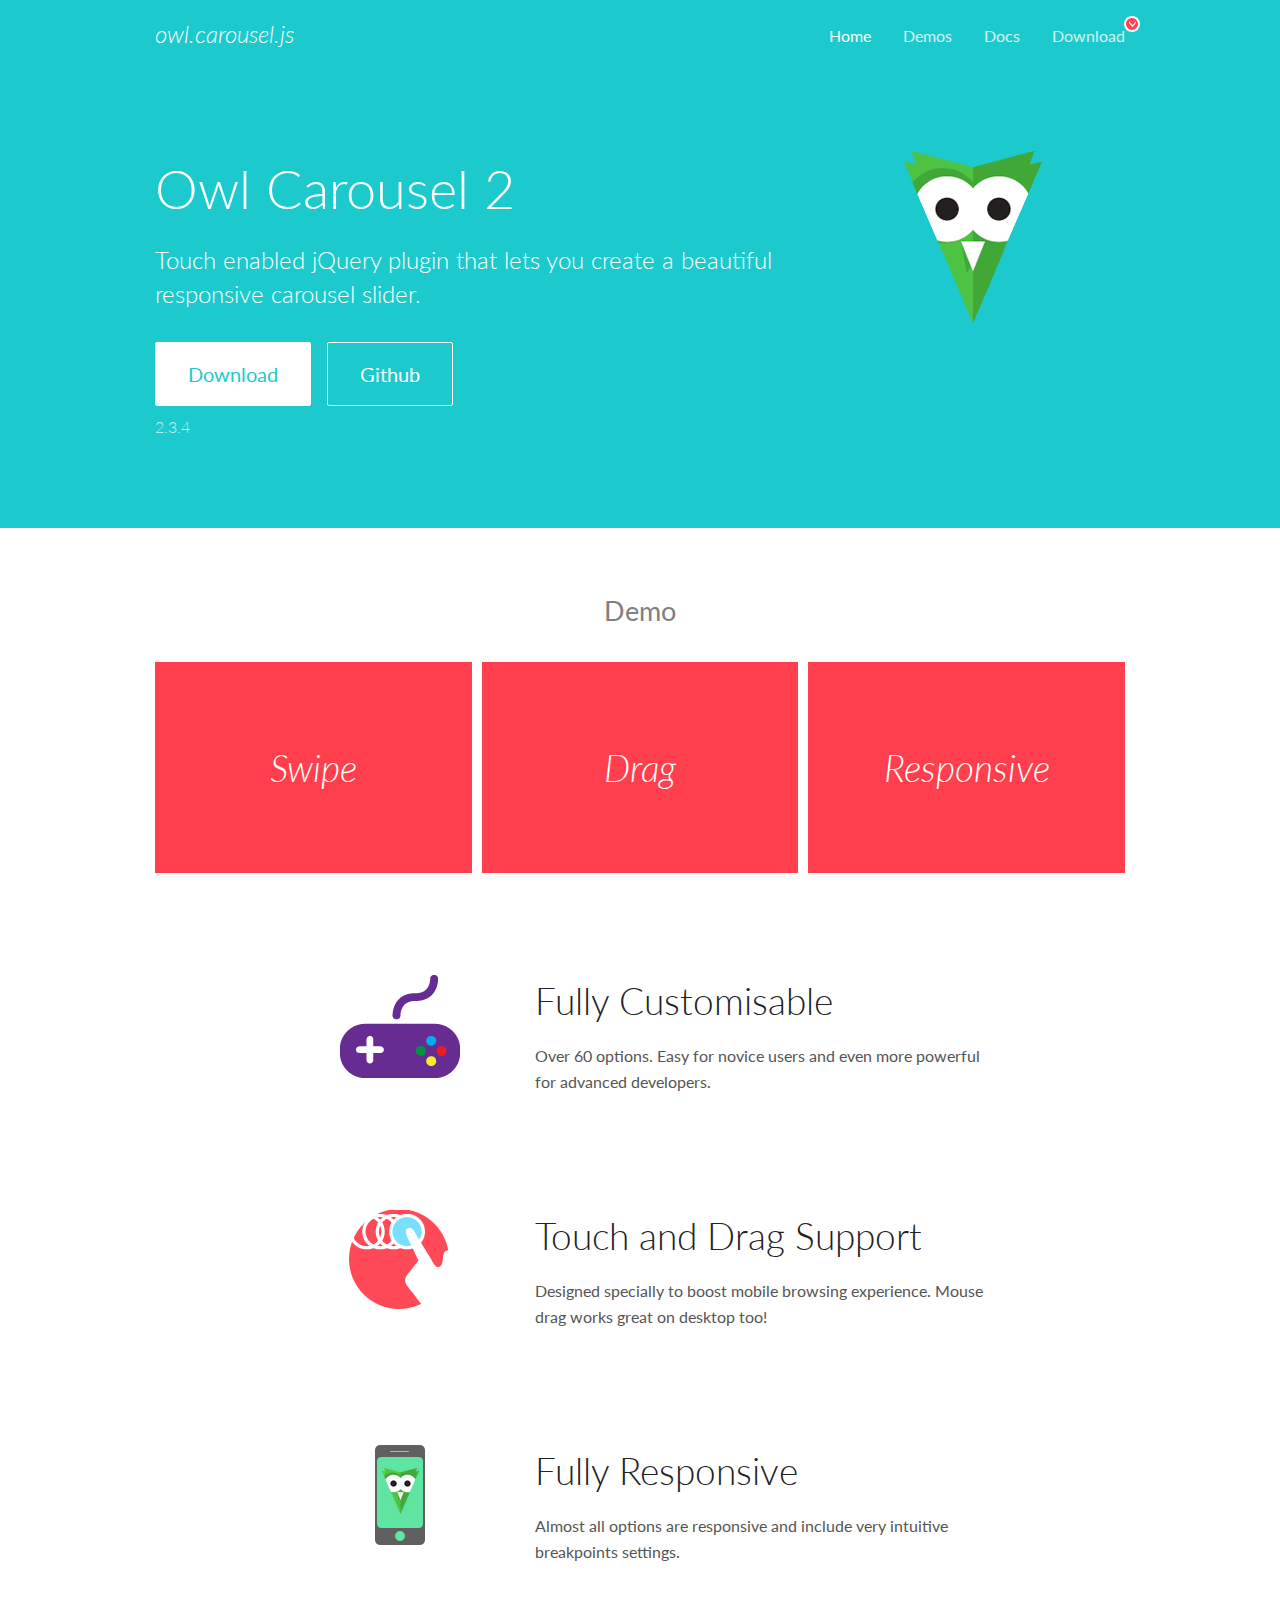
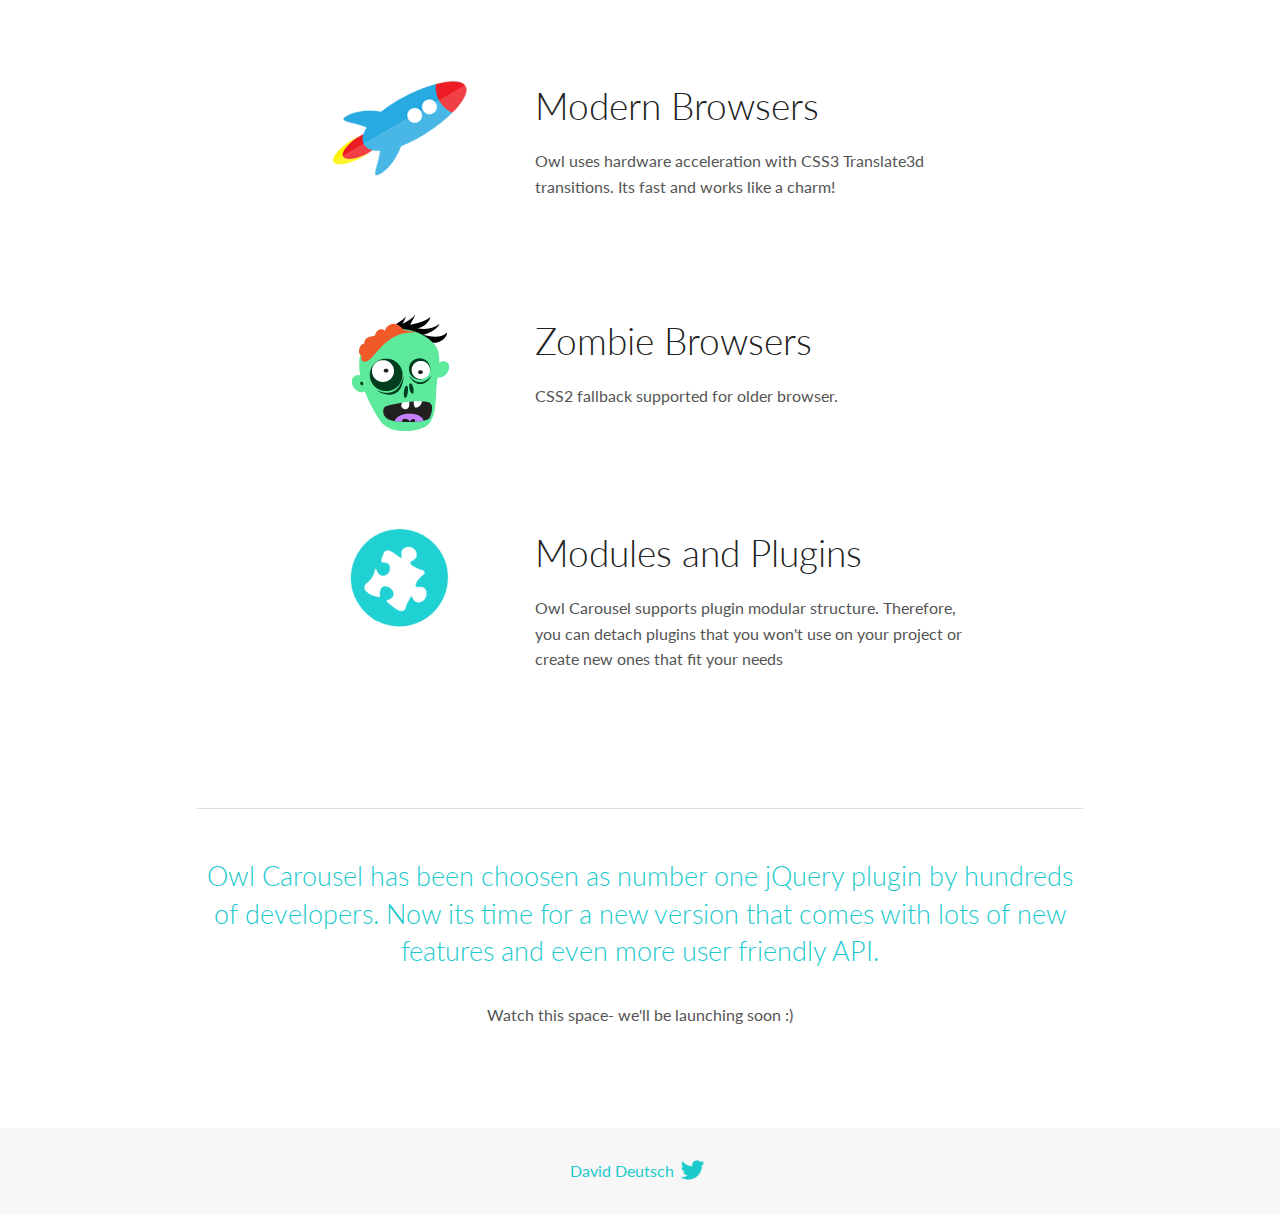
<file: fix/OwlCarousel2-2.3.4/docs/index.html>
<!DOCTYPE html>
<html lang="en">
  <head>

    <!-- head -->
    <meta charset="utf-8">
    <meta name="msapplication-tap-highlight" content="no" />
    <meta name="viewport" content="width=device-width, initial-scale=1.0" />
    <meta name="description" content="Touch enabled jQuery plugin that lets you create beautiful responsive carousel slider.">
    <meta name="author" content="David Deutsch">
    <title>
      Home | Owl Carousel | 2.3.4
    </title>

    <!-- Stylesheets -->
    <link href='https://fonts.googleapis.com/css?family=Lato:300,400,700,400italic,300italic' rel='stylesheet' type='text/css'>
    <link rel="stylesheet" href="assets/css/docs.theme.min.css">

    <!-- Owl Stylesheets -->
    <link rel="stylesheet" href="assets/owlcarousel/assets/owl.carousel.min.css">
    <link rel="stylesheet" href="assets/owlcarousel/assets/owl.theme.default.min.css">

    <!-- HTML5 shim and Respond.js IE8 support of HTML5 elements and media queries -->

    <!--[if lt IE 9]>
      <script src="https://oss.maxcdn.com/libs/html5shiv/3.7.0/html5shiv.js"></script>
      <script src="https://oss.maxcdn.com/libs/respond.js/1.3.0/respond.min.js"></script>
    <![endif]-->

    <!-- Favicons -->
    <link rel="apple-touch-icon-precomposed" sizes="144x144" href="assets/ico/apple-touch-icon-144-precomposed.png">
    <link rel="shortcut icon" href="assets/ico/favicon.png">
    <link rel="shortcut icon" href="favicon.ico">

    <!-- Yeah i know js should not be in header. Its required for demos.-->

    <!-- javascript -->
    <script src="assets/vendors/jquery.min.js"></script>
    <script src="assets/owlcarousel/owl.carousel.js"></script>
  </head>
  <body>

    <!-- header -->
    <header class="header">
      <div class="row">
        <div class="large-12 columns">
          <div class="brand left">
            <h3>
              <a href="/OwlCarousel2/">owl.carousel.js</a> 
            </h3>
          </div>
          <a id="toggle-nav" class="right">
            <span></span> <span></span> <span></span> 
          </a> 
          <div class="nav-bar">
            <ul class="clearfix">
              <li class="active">
                <a href="/OwlCarousel2/index.html">Home</a> 
              </li>
              <li> <a href="/OwlCarousel2/demos/demos.html">Demos</a>  </li>
              <li> <a href="/OwlCarousel2/docs/started-welcome.html">Docs</a>  </li>
              <li>
                <a href="https://github.com/OwlCarousel2/OwlCarousel2/archive/2.3.4.zip">Download</a> 
                <span class="download"></span> 
              </li>
            </ul>
          </div>
        </div>
      </div>
    </header>

    <!-- home panel -->
    <section id="hero">
      <div class="row">
        <div class="large-8 medium-8 columns">
          <h1>Owl Carousel 2</h1>
          <h4>Touch enabled jQuery plugin that lets you create a beautiful responsive carousel slider.</h4>
          <a href="https://github.com/OwlCarousel2/OwlCarousel2/archive/2.3.4.zip" class="hero-button">Download</a> 
          <a href="https://github.com/OwlCarousel2/OwlCarousel2" class="hero-button outline">Github</a> 
          <p>2.3.4</p>
        </div>
        <div class="large-4 medium-4 columns">
          <img class="owl-logo" src="assets/img/owl-logo.png" alt="mr. Owl">
        </div>
      </div>
    </section>

    <!-- body -->
    <div class="home-demo">
      <div class="row">
        <div class="large-12 columns">
          <h3>Demo</h3>
          <div class="owl-carousel">
            <div class="item">
              <h2>Swipe</h2>
            </div>
            <div class="item">
              <h2>Drag</h2>
            </div>
            <div class="item">
              <h2>Responsive</h2>
            </div>
            <div class="item">
              <h2>CSS3</h2>
            </div>
            <div class="item">
              <h2>Fast</h2>
            </div>
            <div class="item">
              <h2>Easy</h2>
            </div>
            <div class="item">
              <h2>Free</h2>
            </div>
            <div class="item">
              <h2>Upgradable</h2>
            </div>
            <div class="item">
              <h2>Tons of options</h2>
            </div>
            <div class="item">
              <h2>Infinity</h2>
            </div>
            <div class="item">
              <h2>Auto Width</h2>
            </div>
          </div>
        </div>
      </div>
    </div>
    <script>
      var owl = $('.owl-carousel');
      owl.owlCarousel({
        margin: 10,
        loop: true,
        responsive: {
          0: {
            items: 1
          },
          600: {
            items: 2
          },
          1000: {
            items: 3
          }
        }
      })
    </script>

    <!-- features -->
    <div id="features">
      <div class="row">
        <div class="small-12 medium-9 small-centered columns">
          <section class="row feature">
            <div class="medium-4 small-12 columns">
              <img src="assets/img/feature-options.png" alt="">
            </div>
            <div class="medium-8 small-12 columns">
              <h2>Fully Customisable</h2>
              <p>Over 60 options. Easy for novice users and even more powerful for advanced developers.</p>
            </div>
          </section>
          <section class="row feature">
            <div class="medium-4 small-12 columns">
              <img src="assets/img/feature-drag.png" alt="">
            </div>
            <div class="medium-8 small-12 columns">
              <h2>Touch and Drag Support</h2>
              <p>Designed specially to boost mobile browsing experience. Mouse drag works great on desktop too!</p>
            </div>
          </section>
          <section class="row feature">
            <div class="medium-4 small-12 columns">
              <img src="assets/img/feature-responsive.png" alt="">
            </div>
            <div class="medium-8 small-12 columns">
              <h2>Fully Responsive</h2>
              <p>Almost all options are responsive and include very intuitive breakpoints settings.</p>
            </div>
          </section>
          <section class="row feature">
            <div class="medium-4 small-12 columns">
              <img src="assets/img/feature-modern.png" alt="">
            </div>
            <div class="medium-8 small-12 columns">
              <h2>Modern Browsers</h2>
              <p>Owl uses hardware acceleration with CSS3 Translate3d transitions. Its fast and works like a charm! </p>
            </div>
          </section>
          <section class="row feature">
            <div class="medium-4 small-12 columns">
              <img src="assets/img/feature-zombie.png" alt="">
            </div>
            <div class="medium-8 small-12 columns">
              <h2>Zombie Browsers</h2>
              <p>CSS2 fallback supported for older browser.</p>
            </div>
          </section>
          <section class="row feature">
            <div class="medium-4 small-12 columns">
              <img src="assets/img/feature-module.png" alt="">
            </div>
            <div class="medium-8 small-12 columns">
              <h2>Modules and Plugins</h2>
              <p>Owl Carousel supports plugin modular structure. Therefore, you can detach plugins that you won&#x27;t use on your project or create new ones that fit your needs</p>
            </div>
          </section>
        </div>
      </div>
    </div>

    <!-- footer -->
    <section id="teaser-text">
      <div class="row">
        <div class="small-12 medium-11 small-centered columns">
          <hr>
          <h3 id="owl-carousel-has-been-choosen-as-number-one-jquery-plugin-by-hundreds-of-developers-now-its-time-for-a-new-version-that-comes-with-lots-of-new-features-and-even-more-user-friendly-api-">Owl Carousel has been choosen as number one jQuery plugin by hundreds of developers. Now its time for a new version that comes with lots of new features and even more user friendly API.</h3>
          <p>Watch this space- we&#39;ll be launching soon :)</p>
        </div>
      </div>
    </section>

    <!-- footer -->
    <footer class="footer">
      <div class="row">
        <div class="large-12 columns">
          <h5>
            <a href="/OwlCarousel2/docs/support-contact.html">David Deutsch</a> 
            <a id="custom-tweet-button" href="https://twitter.com/share?url=https://github.com/OwlCarousel2/OwlCarousel2&text=Owl Carousel - This is so awesome! " target="_blank"></a> 
          </h5>
        </div>
      </div>
    </footer>

    <!-- vendors -->
    <script src="assets/vendors/highlight.js"></script>
    <script src="assets/js/app.js"></script>
  </body>
</html>
</file>
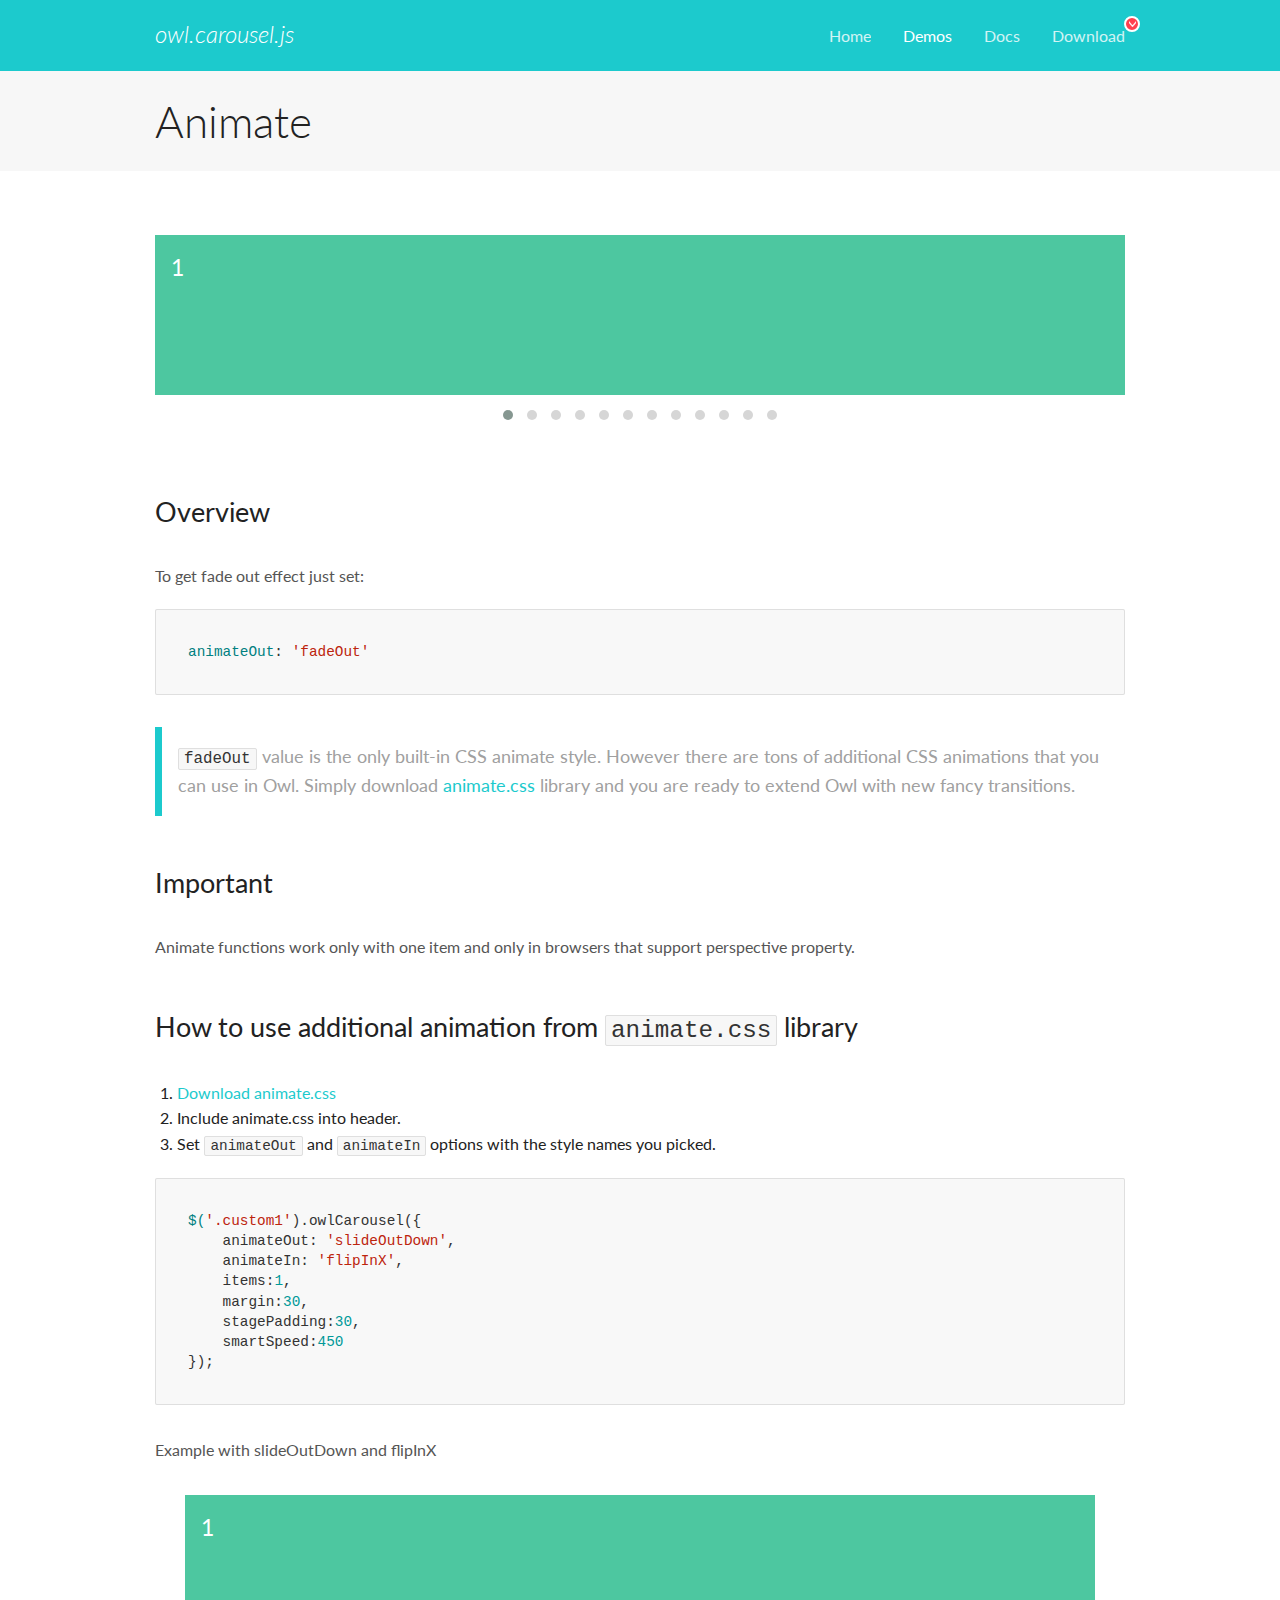
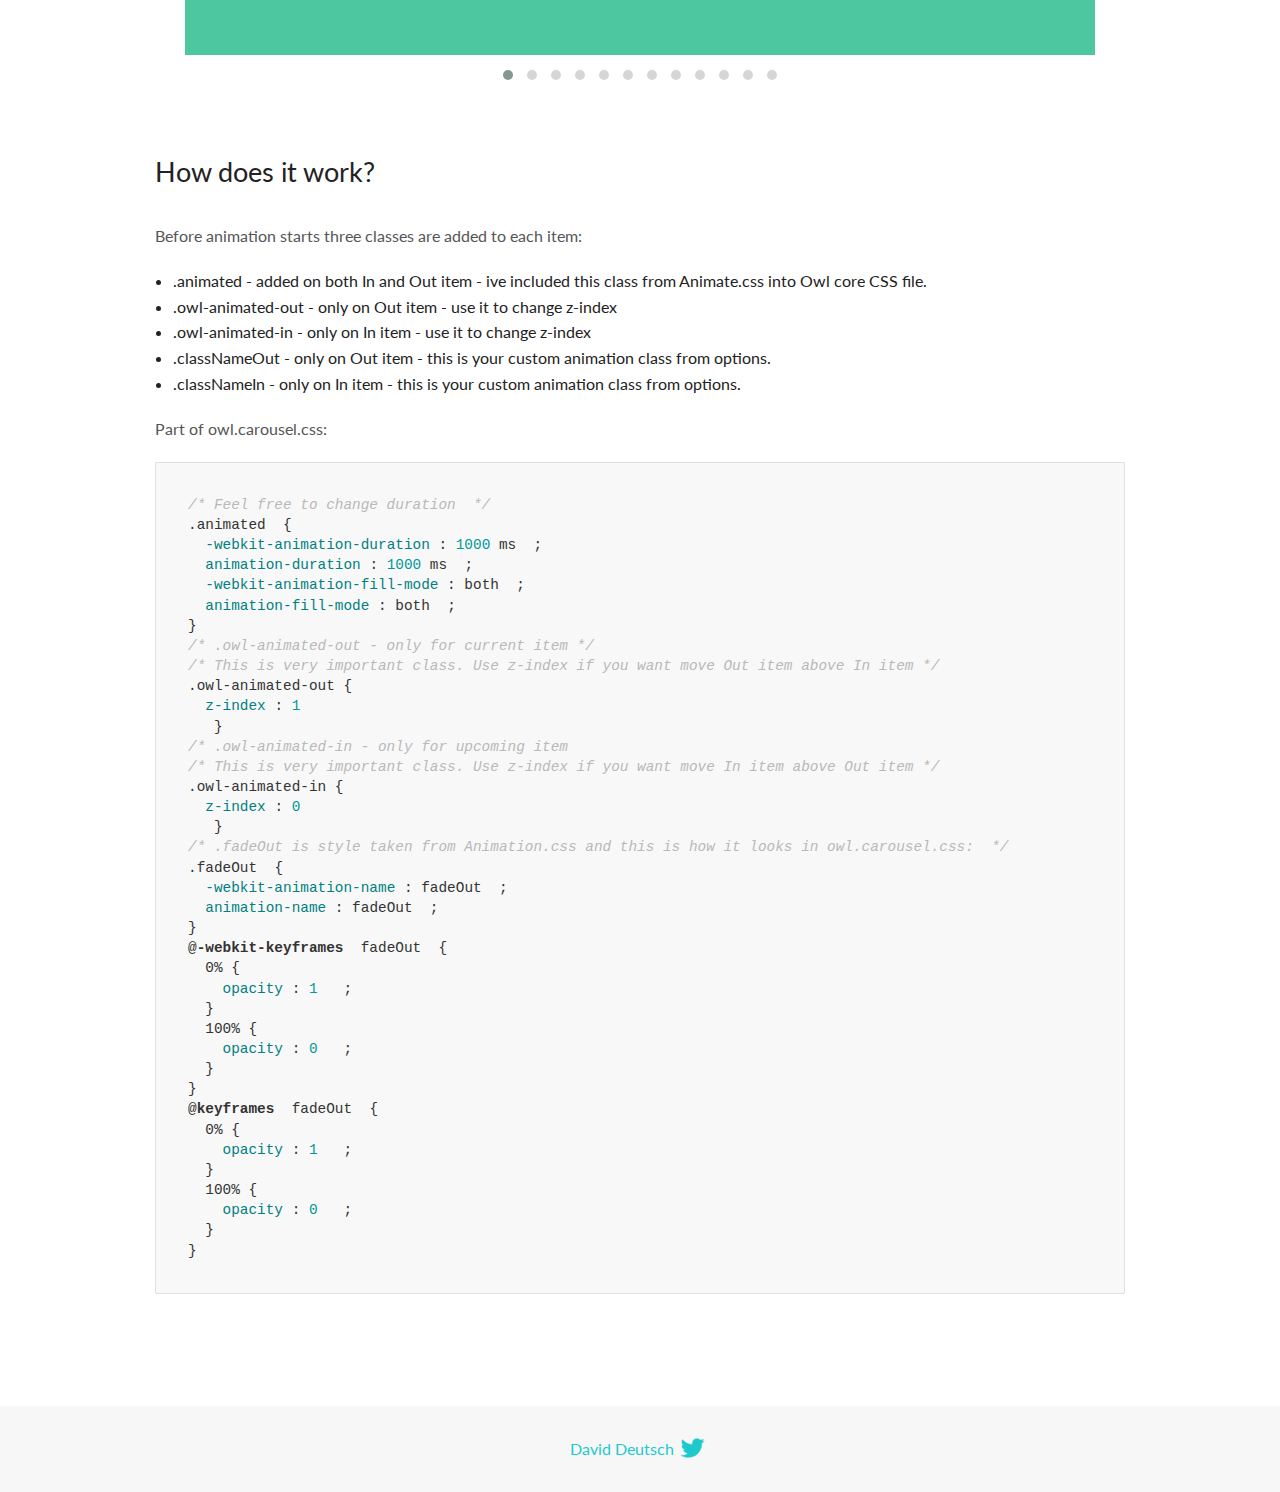
<file: fix/OwlCarousel2-2.3.4/docs/demos/animate.html>
<!DOCTYPE html>
<html lang="en">
  <head>

    <!-- head -->
    <meta charset="utf-8">
    <meta name="msapplication-tap-highlight" content="no" />
    <meta name="viewport" content="width=device-width, initial-scale=1.0" />
    <meta name="description" content="Animate carousel">
    <meta name="author" content="David Deutsch">
    <title>
      Animate Demo | Owl Carousel | 2.3.4
    </title>

    <!-- Stylesheets -->
    <link href='https://fonts.googleapis.com/css?family=Lato:300,400,700,400italic,300italic' rel='stylesheet' type='text/css'>
    <link rel="stylesheet" href="../assets/css/docs.theme.min.css">

    <!-- Owl Stylesheets -->
    <link rel="stylesheet" href="../assets/owlcarousel/assets/owl.carousel.min.css">
    <link rel="stylesheet" href="../assets/owlcarousel/assets/owl.theme.default.min.css">

    <!-- HTML5 shim and Respond.js IE8 support of HTML5 elements and media queries -->

    <!--[if lt IE 9]>
      <script src="https://oss.maxcdn.com/libs/html5shiv/3.7.0/html5shiv.js"></script>
      <script src="https://oss.maxcdn.com/libs/respond.js/1.3.0/respond.min.js"></script>
    <![endif]-->

    <!-- Favicons -->
    <link rel="apple-touch-icon-precomposed" sizes="144x144" href="../assets/ico/apple-touch-icon-144-precomposed.png">
    <link rel="shortcut icon" href="../assets/ico/favicon.png">
    <link rel="shortcut icon" href="favicon.ico">

    <!-- Yeah i know js should not be in header. Its required for demos.-->

    <!-- javascript -->
    <script src="../assets/vendors/jquery.min.js"></script>
    <script src="../assets/owlcarousel/owl.carousel.js"></script>
  </head>
  <body>

    <!-- header -->
    <header class="header">
      <div class="row">
        <div class="large-12 columns">
          <div class="brand left">
            <h3>
              <a href="/OwlCarousel2/">owl.carousel.js</a> 
            </h3>
          </div>
          <a id="toggle-nav" class="right">
            <span></span> <span></span> <span></span> 
          </a> 
          <div class="nav-bar">
            <ul class="clearfix">
              <li> <a href="/OwlCarousel2/index.html">Home</a>  </li>
              <li class="active">
                <a href="/OwlCarousel2/demos/demos.html">Demos</a> 
              </li>
              <li> <a href="/OwlCarousel2/docs/started-welcome.html">Docs</a>  </li>
              <li>
                <a href="https://github.com/OwlCarousel2/OwlCarousel2/archive/2.3.4.zip">Download</a> 
                <span class="download"></span> 
              </li>
            </ul>
          </div>
        </div>
      </div>
    </header>

    <!-- title -->
    <section class="title">
      <div class="row">
        <div class="large-12 columns">
          <h1>Animate</h1>
        </div>
      </div>
    </section>

    <!--  Demos -->
    <section id="demos">
      <div class="row">
        <div class="large-12 columns">
          <div class="fadeOut owl-carousel owl-theme">
            <div class="item">
              <h4>1</h4>
            </div>
            <div class="item">
              <h4>2</h4>
            </div>
            <div class="item">
              <h4>3</h4>
            </div>
            <div class="item">
              <h4>4</h4>
            </div>
            <div class="item">
              <h4>5</h4>
            </div>
            <div class="item">
              <h4>6</h4>
            </div>
            <div class="item">
              <h4>7</h4>
            </div>
            <div class="item">
              <h4>8</h4>
            </div>
            <div class="item">
              <h4>9</h4>
            </div>
            <div class="item">
              <h4>10</h4>
            </div>
            <div class="item">
              <h4>11</h4>
            </div>
            <div class="item">
              <h4>12</h4>
            </div>
          </div>
          <h3 id="overview">Overview</h3>
          <p>To get fade out effect just set:</p>
          <pre><code>animateOut: &#39;fadeOut&#39;</code></pre>
          <blockquote>
            <p><code>fadeOut</code> value is the only built-in CSS animate style. However there are tons of additional CSS animations that you can use in Owl. Simply download
              <a href="https://daneden.github.io/animate.css/">animate.css</a>  library and you are ready to extend Owl with new fancy transitions.</p>
          </blockquote>
          <h3 id="important">Important</h3>
          <p>Animate functions work only with one item and only in browsers that support perspective property.</p>
          <h3 id="how-to-use-additional-animation-from-animate-css-library">How to use additional animation from <code>animate.css</code> library</h3>
          <ol>
            <li> <a href="https://daneden.github.io/animate.css/">Download animate.css</a>  </li>
            <li>Include animate.css into header.</li>
            <li>Set <code>animateOut</code> and <code>animateIn</code> options with the style names you picked.</li>
          </ol>
          <pre><code>$(&#39;.custom1&#39;).owlCarousel({
    animateOut: &#39;slideOutDown&#39;,
    animateIn: &#39;flipInX&#39;,
    items:1,
    margin:30,
    stagePadding:30,
    smartSpeed:450
});</code></pre>
          <p>Example with slideOutDown and flipInX</p>
          <div class="custom1 owl-carousel owl-theme">
            <div class="item">
              <h4>1</h4>
            </div>
            <div class="item">
              <h4>2</h4>
            </div>
            <div class="item">
              <h4>3</h4>
            </div>
            <div class="item">
              <h4>4</h4>
            </div>
            <div class="item">
              <h4>5</h4>
            </div>
            <div class="item">
              <h4>6</h4>
            </div>
            <div class="item">
              <h4>7</h4>
            </div>
            <div class="item">
              <h4>8</h4>
            </div>
            <div class="item">
              <h4>9</h4>
            </div>
            <div class="item">
              <h4>10</h4>
            </div>
            <div class="item">
              <h4>11</h4>
            </div>
            <div class="item">
              <h4>12</h4>
            </div>
          </div>
          <h3 id="how-does-it-work-">How does it work?</h3>
          <p>Before animation starts three classes are added to each item:</p>
          <ul>
            <li>.animated - added on both In and Out item - ive included this class from Animate.css into Owl core CSS file.</li>
            <li>.owl-animated-out - only on Out item - use it to change z-index</li>
            <li>.owl-animated-in - only on In item - use it to change z-index</li>
            <li>.classNameOut - only on Out item - this is your custom animation class from options.</li>
            <li>.classNameIn - only on In item - this is your custom animation class from options.</li>
          </ul>
          <p>Part of owl.carousel.css:</p>
          <pre><code class="language-css"><span class="comment">/* Feel free to change duration  */</span> 
<span class="class">.animated</span>  <span class="rules">{
  <span class="rule"><span class="attribute">-webkit-animation-duration</span> :<span class="value"> <span class="number">1000</span> ms</span> </span> ;
  <span class="rule"><span class="attribute">animation-duration</span> :<span class="value"> <span class="number">1000</span> ms</span> </span> ;
  <span class="rule"><span class="attribute">-webkit-animation-fill-mode</span> :<span class="value"> both</span> </span> ;
  <span class="rule"><span class="attribute">animation-fill-mode</span> :<span class="value"> both</span> </span> ;
<span class="rule">}</span> </span> 
<span class="comment">/* .owl-animated-out - only for current item */</span> 
<span class="comment">/* This is very important class. Use z-index if you want move Out item above In item */</span> 
<span class="class">.owl-animated-out</span> <span class="rules">{
  <span class="rule"><span class="attribute">z-index</span> :<span class="value"> <span class="number">1</span> 
</span> </span> </span> }
<span class="comment">/* .owl-animated-in - only for upcoming item
/* This is very important class. Use z-index if you want move In item above Out item */</span> 
<span class="class">.owl-animated-in</span> <span class="rules">{
  <span class="rule"><span class="attribute">z-index</span> :<span class="value"> <span class="number">0</span> 
</span> </span> </span> }
<span class="comment">/* .fadeOut is style taken from Animation.css and this is how it looks in owl.carousel.css:  */</span> 
<span class="class">.fadeOut</span>  <span class="rules">{
  <span class="rule"><span class="attribute">-webkit-animation-name</span> :<span class="value"> fadeOut</span> </span> ;
  <span class="rule"><span class="attribute">animation-name</span> :<span class="value"> fadeOut</span> </span> ;
<span class="rule">}</span> </span> 
<span class="at_rule">@<span class="keyword">-webkit-keyframes</span>  fadeOut </span> {
  0% <span class="rules">{
    <span class="rule"><span class="attribute">opacity</span> :<span class="value"> <span class="number">1</span> </span> </span> ;
  <span class="rule">}</span> </span> 
  100% <span class="rules">{
    <span class="rule"><span class="attribute">opacity</span> :<span class="value"> <span class="number">0</span> </span> </span> ;
  <span class="rule">}</span> </span> 
}
<span class="at_rule">@<span class="keyword">keyframes</span>  fadeOut </span> {
  0% <span class="rules">{
    <span class="rule"><span class="attribute">opacity</span> :<span class="value"> <span class="number">1</span> </span> </span> ;
  <span class="rule">}</span> </span> 
  100% <span class="rules">{
    <span class="rule"><span class="attribute">opacity</span> :<span class="value"> <span class="number">0</span> </span> </span> ;
  <span class="rule">}</span> </span> 
}</code></pre>
          <link rel="stylesheet" href="../assets/css/animate.css">
          <script>
            jQuery(document).ready(function($) {
              $('.fadeOut').owlCarousel({
                items: 1,
                animateOut: 'fadeOut',
                loop: true,
                margin: 10,
              });
              $('.custom1').owlCarousel({
                animateOut: 'slideOutDown',
                animateIn: 'flipInX',
                items: 1,
                margin: 30,
                stagePadding: 30,
                smartSpeed: 450
              });
            });
          </script>
        </div>
      </div>
    </section>

    <!-- footer -->
    <footer class="footer">
      <div class="row">
        <div class="large-12 columns">
          <h5>
            <a href="/OwlCarousel2/docs/support-contact.html">David Deutsch</a> 
            <a id="custom-tweet-button" href="https://twitter.com/share?url=https://github.com/OwlCarousel2/OwlCarousel2&text=Owl Carousel - This is so awesome! " target="_blank"></a> 
          </h5>
        </div>
      </div>
    </footer>

    <!-- vendors -->
    <script src="../assets/vendors/highlight.js"></script>
    <script src="../assets/js/app.js"></script>
  </body>
</html>
</file>
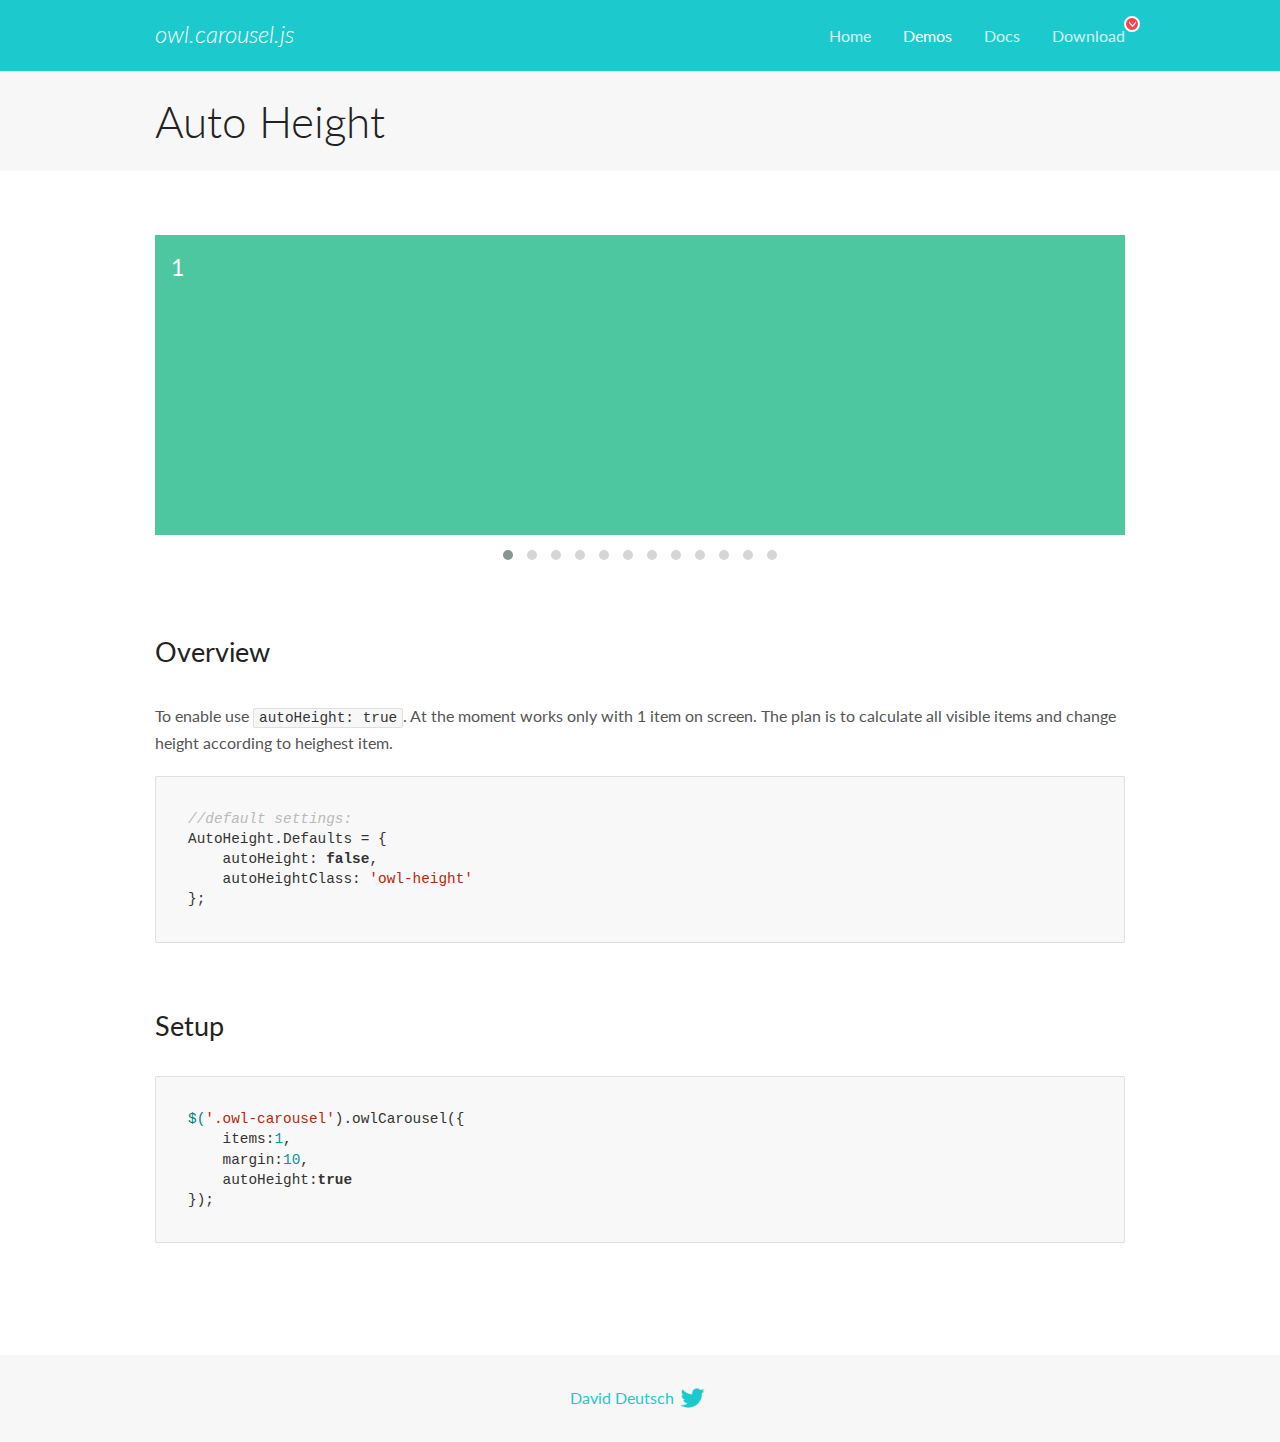
<file: fix/OwlCarousel2-2.3.4/docs/demos/autoheight.html>
<!DOCTYPE html>
<html lang="en">
  <head>

    <!-- head -->
    <meta charset="utf-8">
    <meta name="msapplication-tap-highlight" content="no" />
    <meta name="viewport" content="width=device-width, initial-scale=1.0" />
    <meta name="description" content="autoHeight usage demo">
    <meta name="author" content="David Deutsch">
    <title>
      Auto Height Demo | Owl Carousel | 2.3.4
    </title>

    <!-- Stylesheets -->
    <link href='https://fonts.googleapis.com/css?family=Lato:300,400,700,400italic,300italic' rel='stylesheet' type='text/css'>
    <link rel="stylesheet" href="../assets/css/docs.theme.min.css">

    <!-- Owl Stylesheets -->
    <link rel="stylesheet" href="../assets/owlcarousel/assets/owl.carousel.min.css">
    <link rel="stylesheet" href="../assets/owlcarousel/assets/owl.theme.default.min.css">

    <!-- HTML5 shim and Respond.js IE8 support of HTML5 elements and media queries -->

    <!--[if lt IE 9]>
      <script src="https://oss.maxcdn.com/libs/html5shiv/3.7.0/html5shiv.js"></script>
      <script src="https://oss.maxcdn.com/libs/respond.js/1.3.0/respond.min.js"></script>
    <![endif]-->

    <!-- Favicons -->
    <link rel="apple-touch-icon-precomposed" sizes="144x144" href="../assets/ico/apple-touch-icon-144-precomposed.png">
    <link rel="shortcut icon" href="../assets/ico/favicon.png">
    <link rel="shortcut icon" href="favicon.ico">

    <!-- Yeah i know js should not be in header. Its required for demos.-->

    <!-- javascript -->
    <script src="../assets/vendors/jquery.min.js"></script>
    <script src="../assets/owlcarousel/owl.carousel.js"></script>
  </head>
  <body>

    <!-- header -->
    <header class="header">
      <div class="row">
        <div class="large-12 columns">
          <div class="brand left">
            <h3>
              <a href="/OwlCarousel2/">owl.carousel.js</a> 
            </h3>
          </div>
          <a id="toggle-nav" class="right">
            <span></span> <span></span> <span></span> 
          </a> 
          <div class="nav-bar">
            <ul class="clearfix">
              <li> <a href="/OwlCarousel2/index.html">Home</a>  </li>
              <li class="active">
                <a href="/OwlCarousel2/demos/demos.html">Demos</a> 
              </li>
              <li> <a href="/OwlCarousel2/docs/started-welcome.html">Docs</a>  </li>
              <li>
                <a href="https://github.com/OwlCarousel2/OwlCarousel2/archive/2.3.4.zip">Download</a> 
                <span class="download"></span> 
              </li>
            </ul>
          </div>
        </div>
      </div>
    </header>

    <!-- title -->
    <section class="title">
      <div class="row">
        <div class="large-12 columns">
          <h1>Auto Height</h1>
        </div>
      </div>
    </section>

    <!--  Demos -->
    <section id="demos">
      <div class="row">
        <div class="large-12 columns">
          <div class="owl-carousel owl-theme">
            <div class="item" style="height:300px">
              <h4>1</h4>
            </div>
            <div class="item" style="height:100px">
              <h4>2</h4>
            </div>
            <div class="item" style="height:500px">
              <h4>3</h4>
            </div>
            <div class="item" style="height:250px">
              <h4>4</h4>
            </div>
            <div class="item" style="height:400px">
              <h4>5</h4>
            </div>
            <div class="item" style="height:500px">
              <h4>6</h4>
            </div>
            <div class="item" style="height:600px">
              <h4>7</h4>
            </div>
            <div class="item" style="height:400px">
              <h4>8</h4>
            </div>
            <div class="item" style="height:300px">
              <h4>9</h4>
            </div>
            <div class="item" style="height:350px">
              <h4>10</h4>
            </div>
            <div class="item" style="height:200px">
              <h4>11</h4>
            </div>
            <div class="item" style="height:150px">
              <h4>12</h4>
            </div>
          </div>
          <h3 id="overview">Overview</h3>
          <p>To enable use <code>autoHeight: true</code>. At the moment works only with 1 item on screen. The plan is to calculate all visible items and change height according to heighest item.</p>
          <pre><code>//default settings:
AutoHeight.Defaults = {
    autoHeight: false,
    autoHeightClass: &#39;owl-height&#39;
};</code></pre>
          <h3 id="setup">Setup</h3>
          <pre><code>$(&#39;.owl-carousel&#39;).owlCarousel({
    items:1,
    margin:10,
    autoHeight:true
});</code></pre>
          <script>
            $(document).ready(function() {
              $('.owl-carousel').owlCarousel({
                items: 1,
                margin: 10,
                autoHeight: true
              });
            })
          </script>
        </div>
      </div>
    </section>

    <!-- footer -->
    <footer class="footer">
      <div class="row">
        <div class="large-12 columns">
          <h5>
            <a href="/OwlCarousel2/docs/support-contact.html">David Deutsch</a> 
            <a id="custom-tweet-button" href="https://twitter.com/share?url=https://github.com/OwlCarousel2/OwlCarousel2&text=Owl Carousel - This is so awesome! " target="_blank"></a> 
          </h5>
        </div>
      </div>
    </footer>

    <!-- vendors -->
    <script src="../assets/vendors/highlight.js"></script>
    <script src="../assets/js/app.js"></script>
  </body>
</html>
</file>
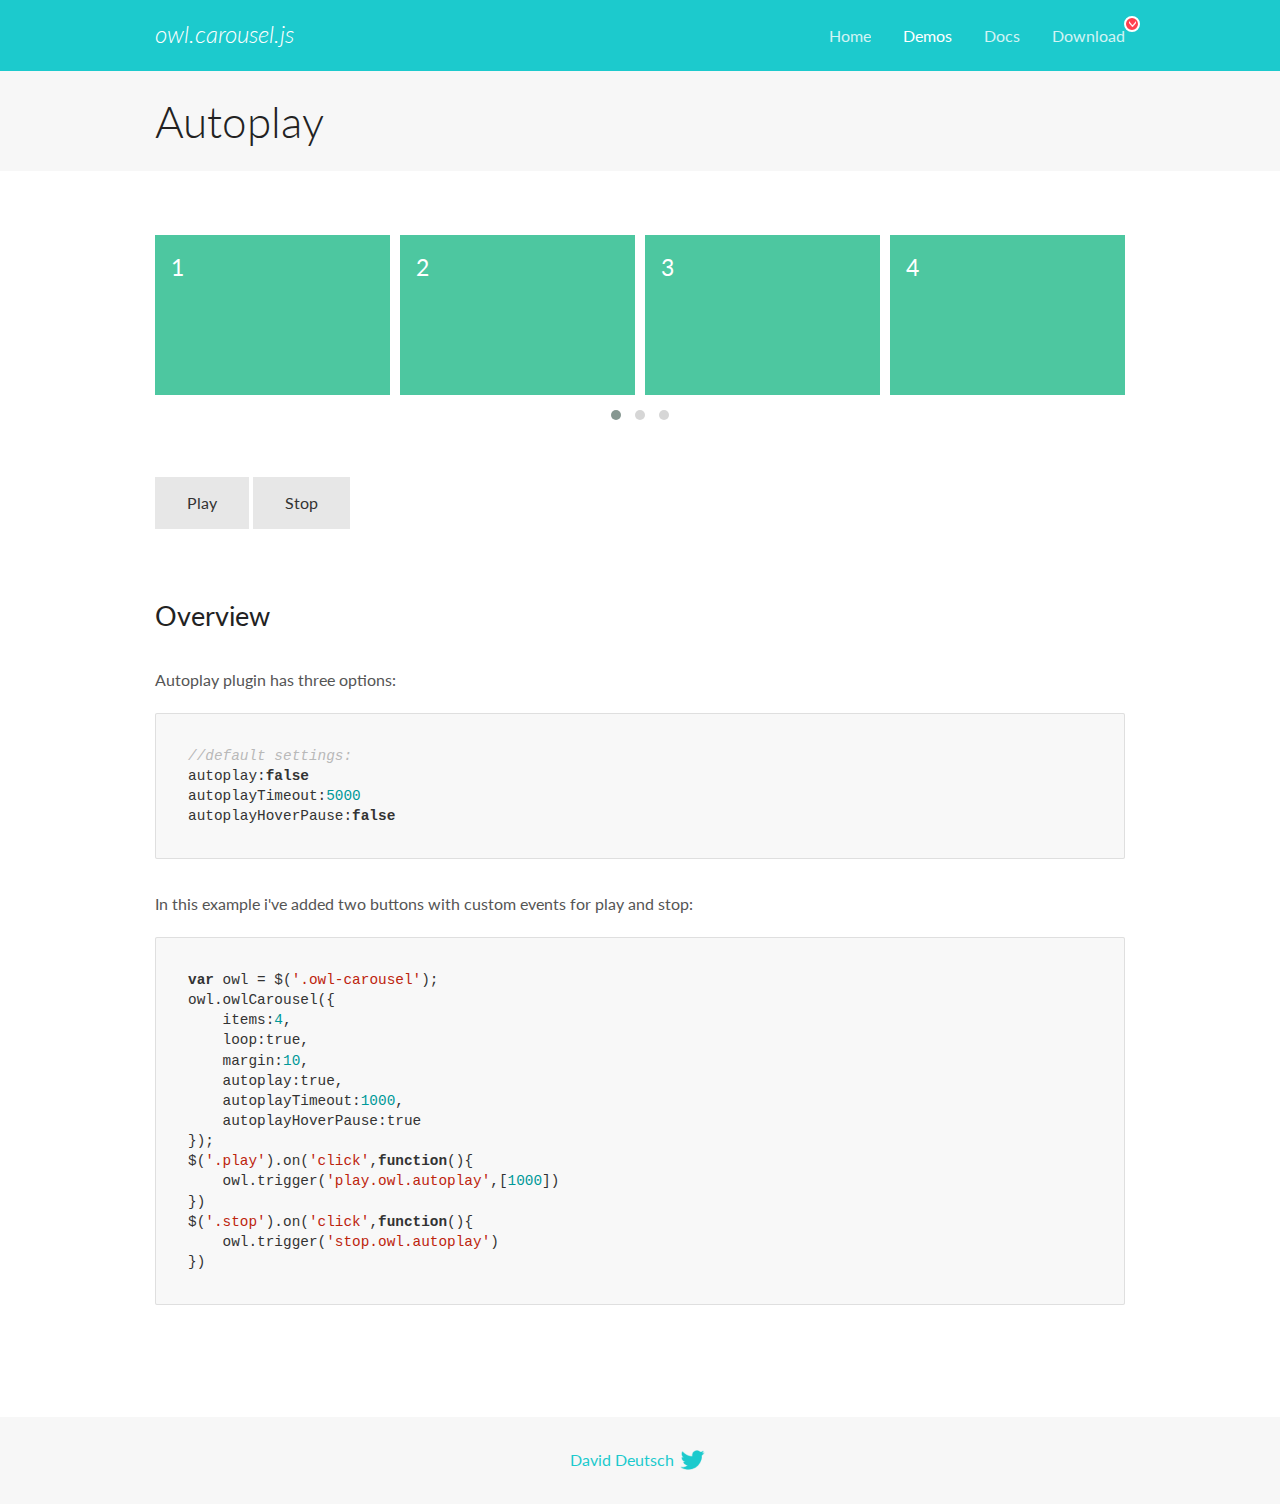
<file: fix/OwlCarousel2-2.3.4/docs/demos/autoplay.html>
<!DOCTYPE html>
<html lang="en">
  <head>

    <!-- head -->
    <meta charset="utf-8">
    <meta name="msapplication-tap-highlight" content="no" />
    <meta name="viewport" content="width=device-width, initial-scale=1.0" />
    <meta name="description" content="Autoplay usage demo">
    <meta name="author" content="David Deutsch">
    <title>
      Autoplay Demo | Owl Carousel | 2.3.4
    </title>

    <!-- Stylesheets -->
    <link href='https://fonts.googleapis.com/css?family=Lato:300,400,700,400italic,300italic' rel='stylesheet' type='text/css'>
    <link rel="stylesheet" href="../assets/css/docs.theme.min.css">

    <!-- Owl Stylesheets -->
    <link rel="stylesheet" href="../assets/owlcarousel/assets/owl.carousel.min.css">
    <link rel="stylesheet" href="../assets/owlcarousel/assets/owl.theme.default.min.css">

    <!-- HTML5 shim and Respond.js IE8 support of HTML5 elements and media queries -->

    <!--[if lt IE 9]>
      <script src="https://oss.maxcdn.com/libs/html5shiv/3.7.0/html5shiv.js"></script>
      <script src="https://oss.maxcdn.com/libs/respond.js/1.3.0/respond.min.js"></script>
    <![endif]-->

    <!-- Favicons -->
    <link rel="apple-touch-icon-precomposed" sizes="144x144" href="../assets/ico/apple-touch-icon-144-precomposed.png">
    <link rel="shortcut icon" href="../assets/ico/favicon.png">
    <link rel="shortcut icon" href="favicon.ico">

    <!-- Yeah i know js should not be in header. Its required for demos.-->

    <!-- javascript -->
    <script src="../assets/vendors/jquery.min.js"></script>
    <script src="../assets/owlcarousel/owl.carousel.js"></script>
  </head>
  <body>

    <!-- header -->
    <header class="header">
      <div class="row">
        <div class="large-12 columns">
          <div class="brand left">
            <h3>
              <a href="/OwlCarousel2/">owl.carousel.js</a> 
            </h3>
          </div>
          <a id="toggle-nav" class="right">
            <span></span> <span></span> <span></span> 
          </a> 
          <div class="nav-bar">
            <ul class="clearfix">
              <li> <a href="/OwlCarousel2/index.html">Home</a>  </li>
              <li class="active">
                <a href="/OwlCarousel2/demos/demos.html">Demos</a> 
              </li>
              <li> <a href="/OwlCarousel2/docs/started-welcome.html">Docs</a>  </li>
              <li>
                <a href="https://github.com/OwlCarousel2/OwlCarousel2/archive/2.3.4.zip">Download</a> 
                <span class="download"></span> 
              </li>
            </ul>
          </div>
        </div>
      </div>
    </header>

    <!-- title -->
    <section class="title">
      <div class="row">
        <div class="large-12 columns">
          <h1>Autoplay</h1>
        </div>
      </div>
    </section>

    <!--  Demos -->
    <section id="demos">
      <div class="row">
        <div class="large-12 columns">
          <div class="owl-carousel owl-theme">
            <div class="item">
              <h4>1</h4>
            </div>
            <div class="item">
              <h4>2</h4>
            </div>
            <div class="item">
              <h4>3</h4>
            </div>
            <div class="item">
              <h4>4</h4>
            </div>
            <div class="item">
              <h4>5</h4>
            </div>
            <div class="item">
              <h4>6</h4>
            </div>
            <div class="item">
              <h4>7</h4>
            </div>
            <div class="item">
              <h4>8</h4>
            </div>
            <div class="item">
              <h4>9</h4>
            </div>
            <div class="item">
              <h4>10</h4>
            </div>
            <div class="item">
              <h4>11</h4>
            </div>
            <div class="item">
              <h4>12</h4>
            </div>
          </div>
          <a class="button secondary play">Play</a> 
          <a class="button secondary stop">Stop</a> 
          <h3 id="overview">Overview</h3>
          <p>Autoplay plugin has three options:</p>
          <pre><code>//default settings:
autoplay:false
autoplayTimeout:5000
autoplayHoverPause:false</code></pre>
          <p>In this example i&#39;ve added two buttons with custom events for play and stop:</p>
          <pre><code>var owl = $(&#39;.owl-carousel&#39;);
owl.owlCarousel({
    items:4,
    loop:true,
    margin:10,
    autoplay:true,
    autoplayTimeout:1000,
    autoplayHoverPause:true
});
$(&#39;.play&#39;).on(&#39;click&#39;,function(){
    owl.trigger(&#39;play.owl.autoplay&#39;,[1000])
})
$(&#39;.stop&#39;).on(&#39;click&#39;,function(){
    owl.trigger(&#39;stop.owl.autoplay&#39;)
})</code></pre>
          <script>
            $(document).ready(function() {
              var owl = $('.owl-carousel');
              owl.owlCarousel({
                items: 4,
                loop: true,
                margin: 10,
                autoplay: true,
                autoplayTimeout: 1000,
                autoplayHoverPause: true
              });
              $('.play').on('click', function() {
                owl.trigger('play.owl.autoplay', [1000])
              })
              $('.stop').on('click', function() {
                owl.trigger('stop.owl.autoplay')
              })
            })
          </script>
        </div>
      </div>
    </section>

    <!-- footer -->
    <footer class="footer">
      <div class="row">
        <div class="large-12 columns">
          <h5>
            <a href="/OwlCarousel2/docs/support-contact.html">David Deutsch</a> 
            <a id="custom-tweet-button" href="https://twitter.com/share?url=https://github.com/OwlCarousel2/OwlCarousel2&text=Owl Carousel - This is so awesome! " target="_blank"></a> 
          </h5>
        </div>
      </div>
    </footer>

    <!-- vendors -->
    <script src="../assets/vendors/highlight.js"></script>
    <script src="../assets/js/app.js"></script>
  </body>
</html>
</file>
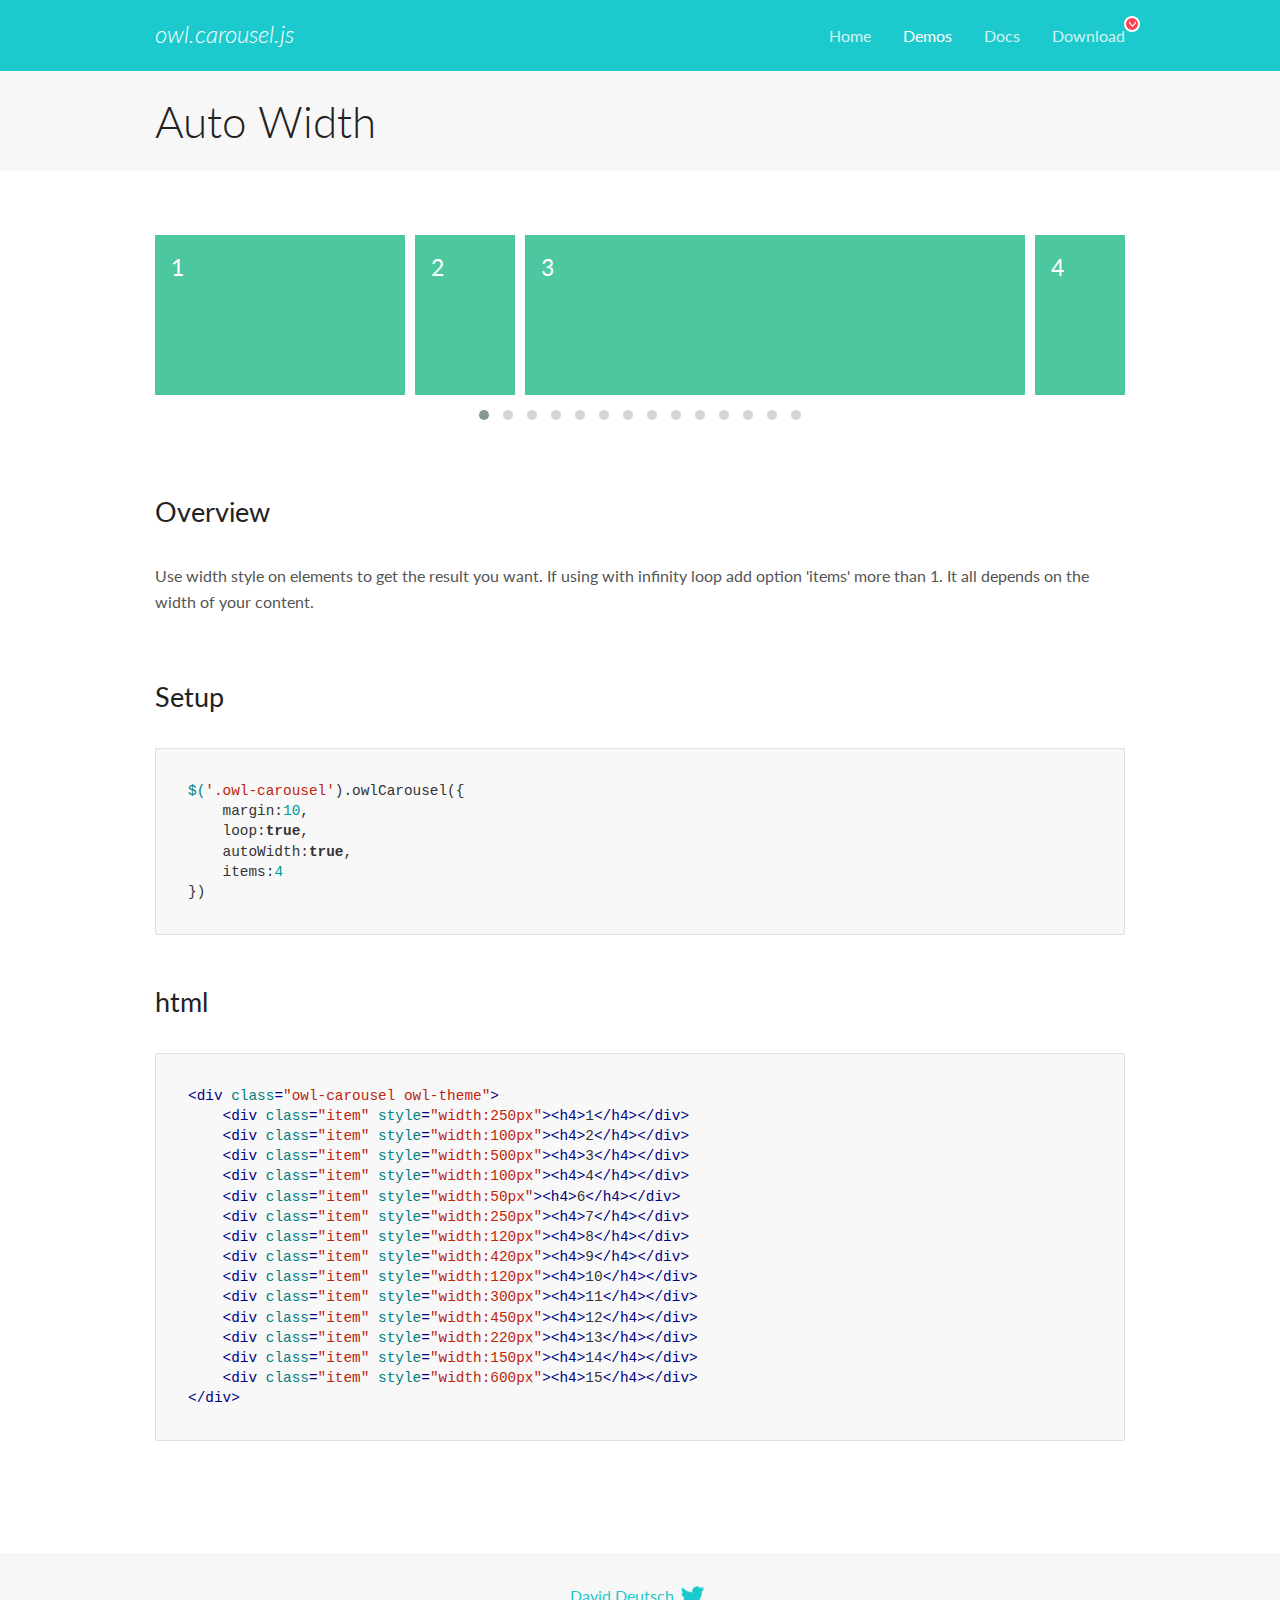
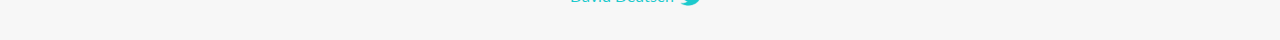
<file: fix/OwlCarousel2-2.3.4/docs/demos/autowidth.html>
<!DOCTYPE html>
<html lang="en">
  <head>

    <!-- head -->
    <meta charset="utf-8">
    <meta name="msapplication-tap-highlight" content="no" />
    <meta name="viewport" content="width=device-width, initial-scale=1.0" />
    <meta name="description" content="Auto Width">
    <meta name="author" content="David Deutsch">
    <title>
      Auto Width Demo | Owl Carousel | 2.3.4
    </title>

    <!-- Stylesheets -->
    <link href='https://fonts.googleapis.com/css?family=Lato:300,400,700,400italic,300italic' rel='stylesheet' type='text/css'>
    <link rel="stylesheet" href="../assets/css/docs.theme.min.css">

    <!-- Owl Stylesheets -->
    <link rel="stylesheet" href="../assets/owlcarousel/assets/owl.carousel.min.css">
    <link rel="stylesheet" href="../assets/owlcarousel/assets/owl.theme.default.min.css">

    <!-- HTML5 shim and Respond.js IE8 support of HTML5 elements and media queries -->

    <!--[if lt IE 9]>
      <script src="https://oss.maxcdn.com/libs/html5shiv/3.7.0/html5shiv.js"></script>
      <script src="https://oss.maxcdn.com/libs/respond.js/1.3.0/respond.min.js"></script>
    <![endif]-->

    <!-- Favicons -->
    <link rel="apple-touch-icon-precomposed" sizes="144x144" href="../assets/ico/apple-touch-icon-144-precomposed.png">
    <link rel="shortcut icon" href="../assets/ico/favicon.png">
    <link rel="shortcut icon" href="favicon.ico">

    <!-- Yeah i know js should not be in header. Its required for demos.-->

    <!-- javascript -->
    <script src="../assets/vendors/jquery.min.js"></script>
    <script src="../assets/owlcarousel/owl.carousel.js"></script>
  </head>
  <body>

    <!-- header -->
    <header class="header">
      <div class="row">
        <div class="large-12 columns">
          <div class="brand left">
            <h3>
              <a href="/OwlCarousel2/">owl.carousel.js</a> 
            </h3>
          </div>
          <a id="toggle-nav" class="right">
            <span></span> <span></span> <span></span> 
          </a> 
          <div class="nav-bar">
            <ul class="clearfix">
              <li> <a href="/OwlCarousel2/index.html">Home</a>  </li>
              <li class="active">
                <a href="/OwlCarousel2/demos/demos.html">Demos</a> 
              </li>
              <li> <a href="/OwlCarousel2/docs/started-welcome.html">Docs</a>  </li>
              <li>
                <a href="https://github.com/OwlCarousel2/OwlCarousel2/archive/2.3.4.zip">Download</a> 
                <span class="download"></span> 
              </li>
            </ul>
          </div>
        </div>
      </div>
    </header>

    <!-- title -->
    <section class="title">
      <div class="row">
        <div class="large-12 columns">
          <h1>Auto Width</h1>
        </div>
      </div>
    </section>

    <!--  Demos -->
    <section id="demos">
      <div class="row">
        <div class="large-12 columns">
          <div class="owl-carousel owl-theme">
            <div class="item" style="width:250px">
              <h4>1</h4>
            </div>
            <div class="item" style="width:100px">
              <h4>2</h4>
            </div>
            <div class="item" style="width:500px">
              <h4>3</h4>
            </div>
            <div class="item" style="width:100px">
              <h4>4</h4>
            </div>
            <div class="item" style="width:50px">
              <h4>6</h4>
            </div>
            <div class="item" style="width:250px">
              <h4>7</h4>
            </div>
            <div class="item" style="width:120px">
              <h4>8</h4>
            </div>
            <div class="item" style="width:420px">
              <h4>9</h4>
            </div>
            <div class="item" style="width:120px">
              <h4>10</h4>
            </div>
            <div class="item" style="width:300px">
              <h4>11</h4>
            </div>
            <div class="item" style="width:450px">
              <h4>12</h4>
            </div>
            <div class="item" style="width:220px">
              <h4>13</h4>
            </div>
            <div class="item" style="width:150px">
              <h4>14</h4>
            </div>
            <div class="item" style="width:600px">
              <h4>15</h4>
            </div>
          </div>
          <h3 id="overview">Overview</h3>
          <p>Use width style on elements to get the result you want. If using with infinity loop add option &#39;items&#39; more than 1. It all depends on the width of your content.</p>
          <h3 id="setup">Setup</h3>
          <pre><code>$(&#39;.owl-carousel&#39;).owlCarousel({
    margin:10,
    loop:true,
    autoWidth:true,
    items:4
})</code></pre>
          <h3 id="html">html</h3>
          <pre><code>&lt;div class=&quot;owl-carousel owl-theme&quot;&gt;
    &lt;div class=&quot;item&quot; style=&quot;width:250px&quot;&gt;&lt;h4&gt;1&lt;/h4&gt;&lt;/div&gt;
    &lt;div class=&quot;item&quot; style=&quot;width:100px&quot;&gt;&lt;h4&gt;2&lt;/h4&gt;&lt;/div&gt;
    &lt;div class=&quot;item&quot; style=&quot;width:500px&quot;&gt;&lt;h4&gt;3&lt;/h4&gt;&lt;/div&gt;
    &lt;div class=&quot;item&quot; style=&quot;width:100px&quot;&gt;&lt;h4&gt;4&lt;/h4&gt;&lt;/div&gt;
    &lt;div class=&quot;item&quot; style=&quot;width:50px&quot;&gt;&lt;h4&gt;6&lt;/h4&gt;&lt;/div&gt;
    &lt;div class=&quot;item&quot; style=&quot;width:250px&quot;&gt;&lt;h4&gt;7&lt;/h4&gt;&lt;/div&gt;
    &lt;div class=&quot;item&quot; style=&quot;width:120px&quot;&gt;&lt;h4&gt;8&lt;/h4&gt;&lt;/div&gt;
    &lt;div class=&quot;item&quot; style=&quot;width:420px&quot;&gt;&lt;h4&gt;9&lt;/h4&gt;&lt;/div&gt;
    &lt;div class=&quot;item&quot; style=&quot;width:120px&quot;&gt;&lt;h4&gt;10&lt;/h4&gt;&lt;/div&gt;
    &lt;div class=&quot;item&quot; style=&quot;width:300px&quot;&gt;&lt;h4&gt;11&lt;/h4&gt;&lt;/div&gt;
    &lt;div class=&quot;item&quot; style=&quot;width:450px&quot;&gt;&lt;h4&gt;12&lt;/h4&gt;&lt;/div&gt;
    &lt;div class=&quot;item&quot; style=&quot;width:220px&quot;&gt;&lt;h4&gt;13&lt;/h4&gt;&lt;/div&gt;
    &lt;div class=&quot;item&quot; style=&quot;width:150px&quot;&gt;&lt;h4&gt;14&lt;/h4&gt;&lt;/div&gt;
    &lt;div class=&quot;item&quot; style=&quot;width:600px&quot;&gt;&lt;h4&gt;15&lt;/h4&gt;&lt;/div&gt;
&lt;/div&gt;</code></pre>
          <script>
            $(document).ready(function() {
              $('.owl-carousel').owlCarousel({
                margin: 10,
                loop: true,
                autoWidth: true,
                items: 4
              })
            })
          </script>
        </div>
      </div>
    </section>

    <!-- footer -->
    <footer class="footer">
      <div class="row">
        <div class="large-12 columns">
          <h5>
            <a href="/OwlCarousel2/docs/support-contact.html">David Deutsch</a> 
            <a id="custom-tweet-button" href="https://twitter.com/share?url=https://github.com/OwlCarousel2/OwlCarousel2&text=Owl Carousel - This is so awesome! " target="_blank"></a> 
          </h5>
        </div>
      </div>
    </footer>

    <!-- vendors -->
    <script src="../assets/vendors/highlight.js"></script>
    <script src="../assets/js/app.js"></script>
  </body>
</html>
</file>
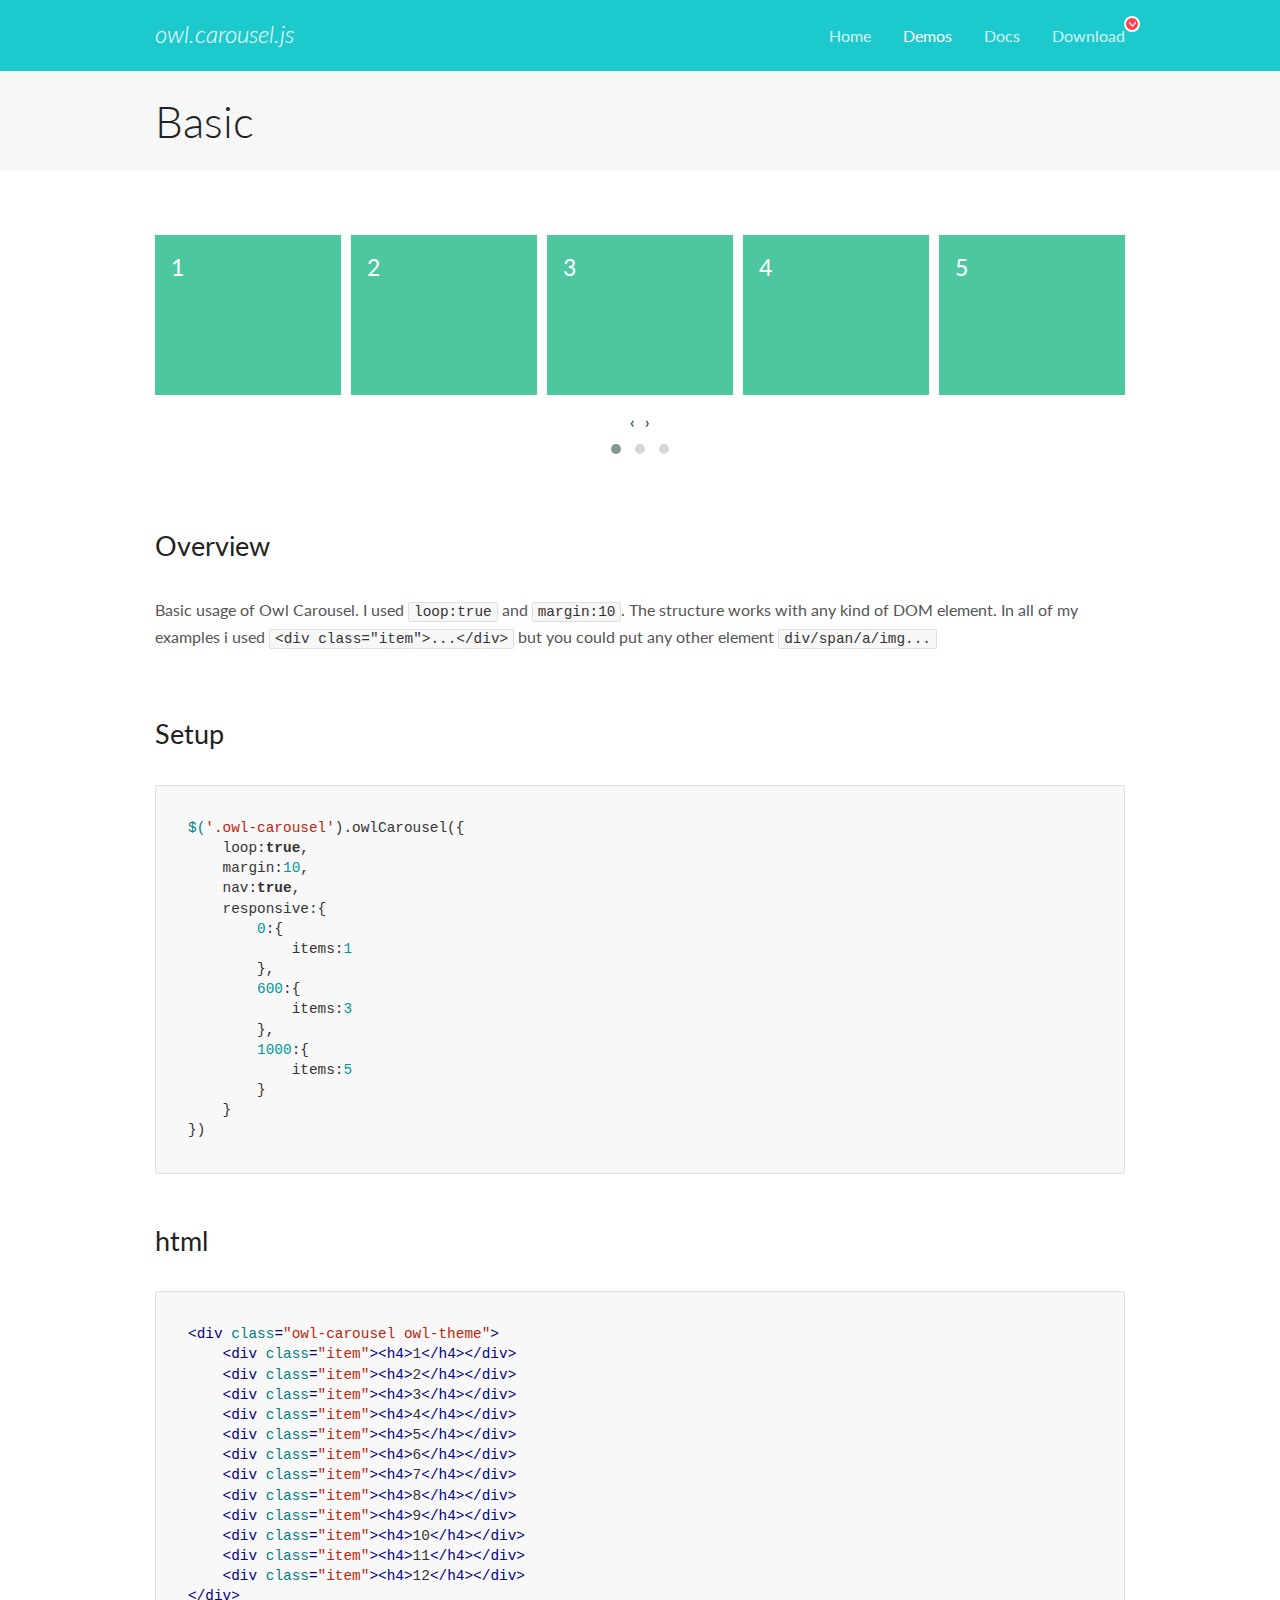
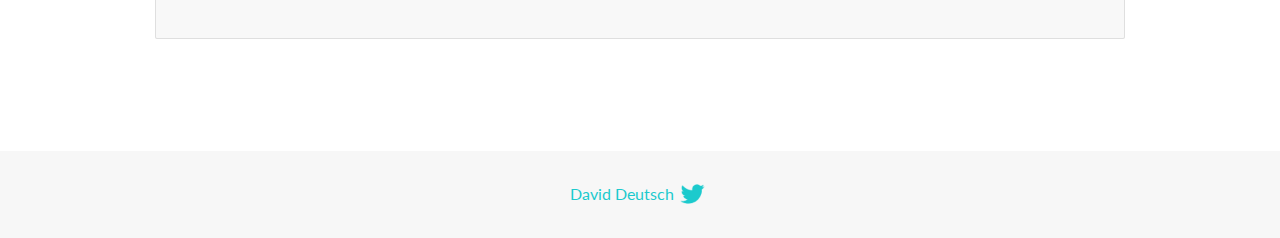
<file: fix/OwlCarousel2-2.3.4/docs/demos/basic.html>
<!DOCTYPE html>
<html lang="en">
  <head>

    <!-- head -->
    <meta charset="utf-8">
    <meta name="msapplication-tap-highlight" content="no" />
    <meta name="viewport" content="width=device-width, initial-scale=1.0" />
    <meta name="description" content="Basic usage demo">
    <meta name="author" content="David Deutsch">
    <title>
      Basic Demo | Owl Carousel | 2.3.4
    </title>

    <!-- Stylesheets -->
    <link href='https://fonts.googleapis.com/css?family=Lato:300,400,700,400italic,300italic' rel='stylesheet' type='text/css'>
    <link rel="stylesheet" href="../assets/css/docs.theme.min.css">

    <!-- Owl Stylesheets -->
    <link rel="stylesheet" href="../assets/owlcarousel/assets/owl.carousel.min.css">
    <link rel="stylesheet" href="../assets/owlcarousel/assets/owl.theme.default.min.css">

    <!-- HTML5 shim and Respond.js IE8 support of HTML5 elements and media queries -->

    <!--[if lt IE 9]>
      <script src="https://oss.maxcdn.com/libs/html5shiv/3.7.0/html5shiv.js"></script>
      <script src="https://oss.maxcdn.com/libs/respond.js/1.3.0/respond.min.js"></script>
    <![endif]-->

    <!-- Favicons -->
    <link rel="apple-touch-icon-precomposed" sizes="144x144" href="../assets/ico/apple-touch-icon-144-precomposed.png">
    <link rel="shortcut icon" href="../assets/ico/favicon.png">
    <link rel="shortcut icon" href="favicon.ico">

    <!-- Yeah i know js should not be in header. Its required for demos.-->

    <!-- javascript -->
    <script src="../assets/vendors/jquery.min.js"></script>
    <script src="../assets/owlcarousel/owl.carousel.js"></script>
  </head>
  <body>

    <!-- header -->
    <header class="header">
      <div class="row">
        <div class="large-12 columns">
          <div class="brand left">
            <h3>
              <a href="/OwlCarousel2/">owl.carousel.js</a> 
            </h3>
          </div>
          <a id="toggle-nav" class="right">
            <span></span> <span></span> <span></span> 
          </a> 
          <div class="nav-bar">
            <ul class="clearfix">
              <li> <a href="/OwlCarousel2/index.html">Home</a>  </li>
              <li class="active">
                <a href="/OwlCarousel2/demos/demos.html">Demos</a> 
              </li>
              <li> <a href="/OwlCarousel2/docs/started-welcome.html">Docs</a>  </li>
              <li>
                <a href="https://github.com/OwlCarousel2/OwlCarousel2/archive/2.3.4.zip">Download</a> 
                <span class="download"></span> 
              </li>
            </ul>
          </div>
        </div>
      </div>
    </header>

    <!-- title -->
    <section class="title">
      <div class="row">
        <div class="large-12 columns">
          <h1>Basic</h1>
        </div>
      </div>
    </section>

    <!--  Demos -->
    <section id="demos">
      <div class="row">
        <div class="large-12 columns">
          <div class="owl-carousel owl-theme">
            <div class="item">
              <h4>1</h4>
            </div>
            <div class="item">
              <h4>2</h4>
            </div>
            <div class="item">
              <h4>3</h4>
            </div>
            <div class="item">
              <h4>4</h4>
            </div>
            <div class="item">
              <h4>5</h4>
            </div>
            <div class="item">
              <h4>6</h4>
            </div>
            <div class="item">
              <h4>7</h4>
            </div>
            <div class="item">
              <h4>8</h4>
            </div>
            <div class="item">
              <h4>9</h4>
            </div>
            <div class="item">
              <h4>10</h4>
            </div>
            <div class="item">
              <h4>11</h4>
            </div>
            <div class="item">
              <h4>12</h4>
            </div>
          </div>
          <h3 id="overview">Overview</h3>
          <p>Basic usage of Owl Carousel. I used <code>loop:true</code> and <code>margin:10</code>. The structure works with any kind of DOM element. In all of my examples i used <code>&lt;div class=&quot;item&quot;&gt;...&lt;/div&gt;</code> but you could
            put any other element <code>div/span/a/img...</code></p>
          <h3 id="setup">Setup</h3>
          <pre><code>$(&#39;.owl-carousel&#39;).owlCarousel({
    loop:true,
    margin:10,
    nav:true,
    responsive:{
        0:{
            items:1
        },
        600:{
            items:3
        },
        1000:{
            items:5
        }
    }
})</code></pre>
          <h3 id="html">html</h3>
          <pre><code>&lt;div class=&quot;owl-carousel owl-theme&quot;&gt;
    &lt;div class=&quot;item&quot;&gt;&lt;h4&gt;1&lt;/h4&gt;&lt;/div&gt;
    &lt;div class=&quot;item&quot;&gt;&lt;h4&gt;2&lt;/h4&gt;&lt;/div&gt;
    &lt;div class=&quot;item&quot;&gt;&lt;h4&gt;3&lt;/h4&gt;&lt;/div&gt;
    &lt;div class=&quot;item&quot;&gt;&lt;h4&gt;4&lt;/h4&gt;&lt;/div&gt;
    &lt;div class=&quot;item&quot;&gt;&lt;h4&gt;5&lt;/h4&gt;&lt;/div&gt;
    &lt;div class=&quot;item&quot;&gt;&lt;h4&gt;6&lt;/h4&gt;&lt;/div&gt;
    &lt;div class=&quot;item&quot;&gt;&lt;h4&gt;7&lt;/h4&gt;&lt;/div&gt;
    &lt;div class=&quot;item&quot;&gt;&lt;h4&gt;8&lt;/h4&gt;&lt;/div&gt;
    &lt;div class=&quot;item&quot;&gt;&lt;h4&gt;9&lt;/h4&gt;&lt;/div&gt;
    &lt;div class=&quot;item&quot;&gt;&lt;h4&gt;10&lt;/h4&gt;&lt;/div&gt;
    &lt;div class=&quot;item&quot;&gt;&lt;h4&gt;11&lt;/h4&gt;&lt;/div&gt;
    &lt;div class=&quot;item&quot;&gt;&lt;h4&gt;12&lt;/h4&gt;&lt;/div&gt;
&lt;/div&gt;</code></pre>
          <script>
            $(document).ready(function() {
              var owl = $('.owl-carousel');
              owl.owlCarousel({
                margin: 10,
                nav: true,
                loop: true,
                responsive: {
                  0: {
                    items: 1
                  },
                  600: {
                    items: 3
                  },
                  1000: {
                    items: 5
                  }
                }
              })
            })
          </script>
        </div>
      </div>
    </section>

    <!-- footer -->
    <footer class="footer">
      <div class="row">
        <div class="large-12 columns">
          <h5>
            <a href="/OwlCarousel2/docs/support-contact.html">David Deutsch</a> 
            <a id="custom-tweet-button" href="https://twitter.com/share?url=https://github.com/OwlCarousel2/OwlCarousel2&text=Owl Carousel - This is so awesome! " target="_blank"></a> 
          </h5>
        </div>
      </div>
    </footer>

    <!-- vendors -->
    <script src="../assets/vendors/highlight.js"></script>
    <script src="../assets/js/app.js"></script>
  </body>
</html>
</file>
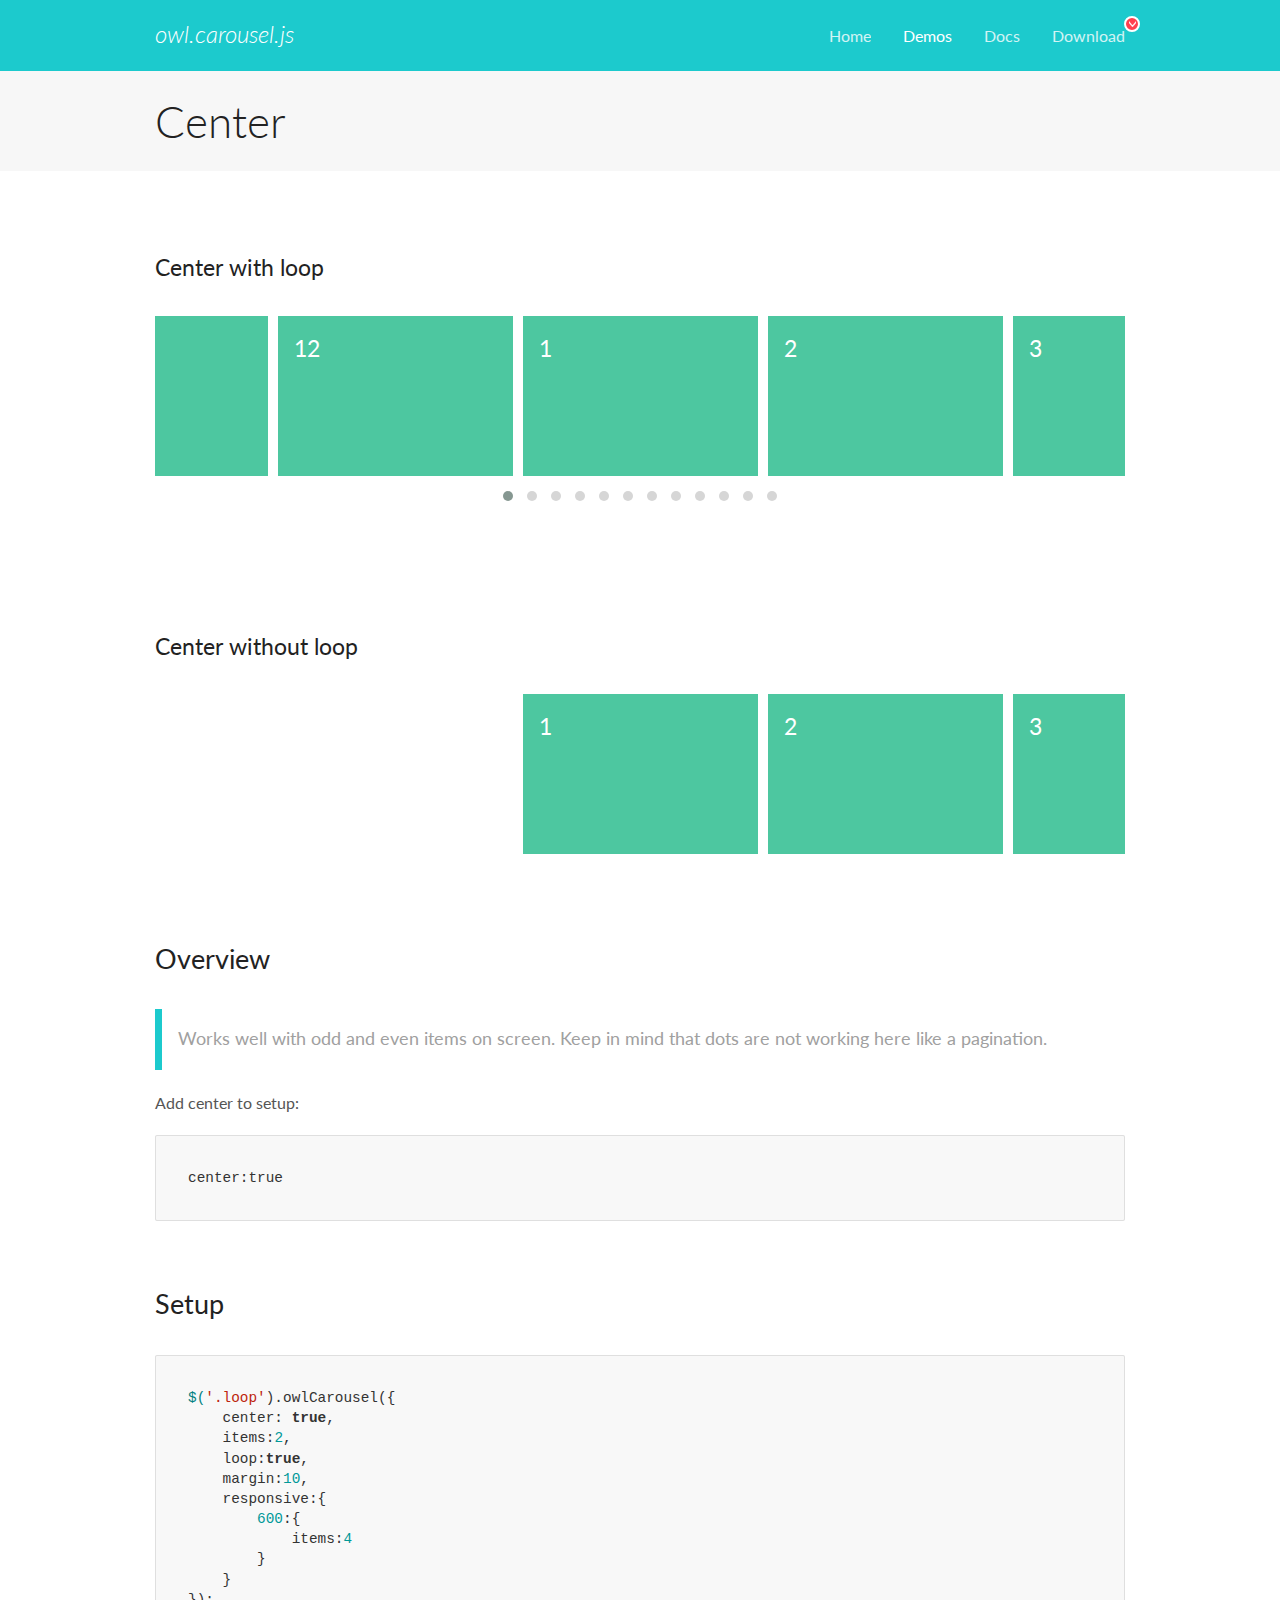
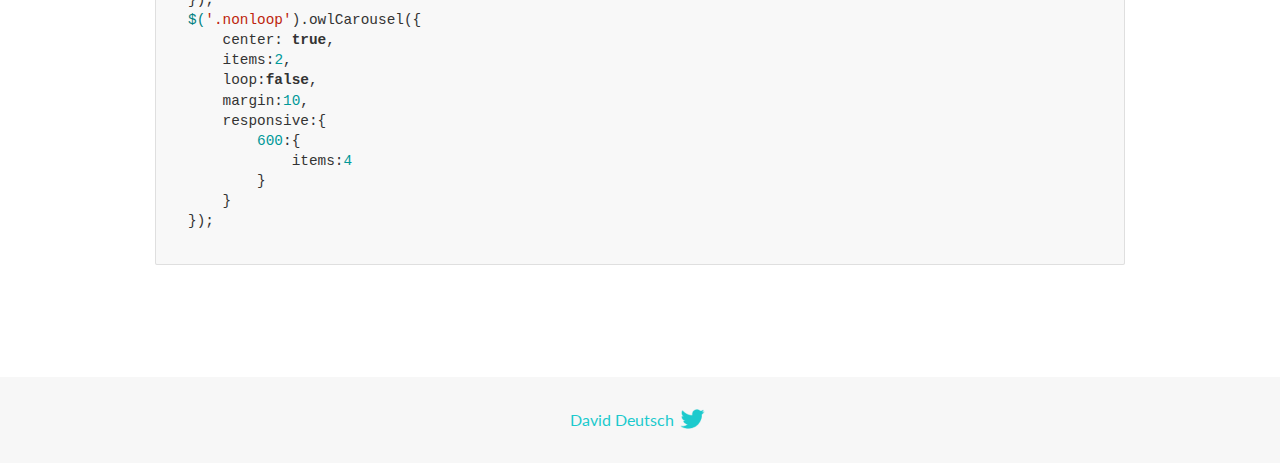
<file: fix/OwlCarousel2-2.3.4/docs/demos/center.html>
<!DOCTYPE html>
<html lang="en">
  <head>

    <!-- head -->
    <meta charset="utf-8">
    <meta name="msapplication-tap-highlight" content="no" />
    <meta name="viewport" content="width=device-width, initial-scale=1.0" />
    <meta name="description" content="Center carousel">
    <meta name="author" content="David Deutsch">
    <title>
      Center Demo | Owl Carousel | 2.3.4
    </title>

    <!-- Stylesheets -->
    <link href='https://fonts.googleapis.com/css?family=Lato:300,400,700,400italic,300italic' rel='stylesheet' type='text/css'>
    <link rel="stylesheet" href="../assets/css/docs.theme.min.css">

    <!-- Owl Stylesheets -->
    <link rel="stylesheet" href="../assets/owlcarousel/assets/owl.carousel.min.css">
    <link rel="stylesheet" href="../assets/owlcarousel/assets/owl.theme.default.min.css">

    <!-- HTML5 shim and Respond.js IE8 support of HTML5 elements and media queries -->

    <!--[if lt IE 9]>
      <script src="https://oss.maxcdn.com/libs/html5shiv/3.7.0/html5shiv.js"></script>
      <script src="https://oss.maxcdn.com/libs/respond.js/1.3.0/respond.min.js"></script>
    <![endif]-->

    <!-- Favicons -->
    <link rel="apple-touch-icon-precomposed" sizes="144x144" href="../assets/ico/apple-touch-icon-144-precomposed.png">
    <link rel="shortcut icon" href="../assets/ico/favicon.png">
    <link rel="shortcut icon" href="favicon.ico">

    <!-- Yeah i know js should not be in header. Its required for demos.-->

    <!-- javascript -->
    <script src="../assets/vendors/jquery.min.js"></script>
    <script src="../assets/owlcarousel/owl.carousel.js"></script>
  </head>
  <body>

    <!-- header -->
    <header class="header">
      <div class="row">
        <div class="large-12 columns">
          <div class="brand left">
            <h3>
              <a href="/OwlCarousel2/">owl.carousel.js</a> 
            </h3>
          </div>
          <a id="toggle-nav" class="right">
            <span></span> <span></span> <span></span> 
          </a> 
          <div class="nav-bar">
            <ul class="clearfix">
              <li> <a href="/OwlCarousel2/index.html">Home</a>  </li>
              <li class="active">
                <a href="/OwlCarousel2/demos/demos.html">Demos</a> 
              </li>
              <li> <a href="/OwlCarousel2/docs/started-welcome.html">Docs</a>  </li>
              <li>
                <a href="https://github.com/OwlCarousel2/OwlCarousel2/archive/2.3.4.zip">Download</a> 
                <span class="download"></span> 
              </li>
            </ul>
          </div>
        </div>
      </div>
    </header>

    <!-- title -->
    <section class="title">
      <div class="row">
        <div class="large-12 columns">
          <h1>Center</h1>
        </div>
      </div>
    </section>

    <!--  Demos -->
    <section id="demos">
      <div class="row">
        <div class="large-12 columns">
          <h4 id="center-with-loop">Center with loop</h4>
          <div class="loop owl-carousel owl-theme">
            <div class="item">
              <h4>1</h4>
            </div>
            <div class="item">
              <h4>2</h4>
            </div>
            <div class="item">
              <h4>3</h4>
            </div>
            <div class="item">
              <h4>4</h4>
            </div>
            <div class="item">
              <h4>5</h4>
            </div>
            <div class="item">
              <h4>6</h4>
            </div>
            <div class="item">
              <h4>7</h4>
            </div>
            <div class="item">
              <h4>8</h4>
            </div>
            <div class="item">
              <h4>9</h4>
            </div>
            <div class="item">
              <h4>10</h4>
            </div>
            <div class="item">
              <h4>11</h4>
            </div>
            <div class="item">
              <h4>12</h4>
            </div>
          </div>
          <br>
          <h4 id="center-without-loop">Center without loop</h4>
          <div class="nonloop owl-carousel">
            <div class="item">
              <h4>1</h4>
            </div>
            <div class="item">
              <h4>2</h4>
            </div>
            <div class="item">
              <h4>3</h4>
            </div>
            <div class="item">
              <h4>4</h4>
            </div>
            <div class="item">
              <h4>5</h4>
            </div>
            <div class="item">
              <h4>6</h4>
            </div>
            <div class="item">
              <h4>7</h4>
            </div>
            <div class="item">
              <h4>8</h4>
            </div>
            <div class="item">
              <h4>9</h4>
            </div>
            <div class="item">
              <h4>10</h4>
            </div>
            <div class="item">
              <h4>11</h4>
            </div>
            <div class="item">
              <h4>12</h4>
            </div>
          </div>
          <h3 id="overview">Overview</h3>
          <blockquote>
            <p>Works well with odd and even items on screen. Keep in mind that dots are not working here like a pagination.</p>
          </blockquote>
          <p>Add center to setup:</p>
          <pre><code>center:true</code></pre>
          <h3 id="setup">Setup</h3>
          <pre><code>$(&#39;.loop&#39;).owlCarousel({
    center: true,
    items:2,
    loop:true,
    margin:10,
    responsive:{
        600:{
            items:4
        }
    }
});
$(&#39;.nonloop&#39;).owlCarousel({
    center: true,
    items:2,
    loop:false,
    margin:10,
    responsive:{
        600:{
            items:4
        }
    }
});</code></pre>
          <script>
            jQuery(document).ready(function($) {
              $('.loop').owlCarousel({
                center: true,
                items: 2,
                loop: true,
                margin: 10,
                responsive: {
                  600: {
                    items: 4
                  }
                }
              });
              $('.nonloop').owlCarousel({
                center: true,
                items: 2,
                loop: false,
                margin: 10,
                responsive: {
                  600: {
                    items: 4
                  }
                }
              });
            });
          </script>
        </div>
      </div>
    </section>

    <!-- footer -->
    <footer class="footer">
      <div class="row">
        <div class="large-12 columns">
          <h5>
            <a href="/OwlCarousel2/docs/support-contact.html">David Deutsch</a> 
            <a id="custom-tweet-button" href="https://twitter.com/share?url=https://github.com/OwlCarousel2/OwlCarousel2&text=Owl Carousel - This is so awesome! " target="_blank"></a> 
          </h5>
        </div>
      </div>
    </footer>

    <!-- vendors -->
    <script src="../assets/vendors/highlight.js"></script>
    <script src="../assets/js/app.js"></script>
  </body>
</html>
</file>
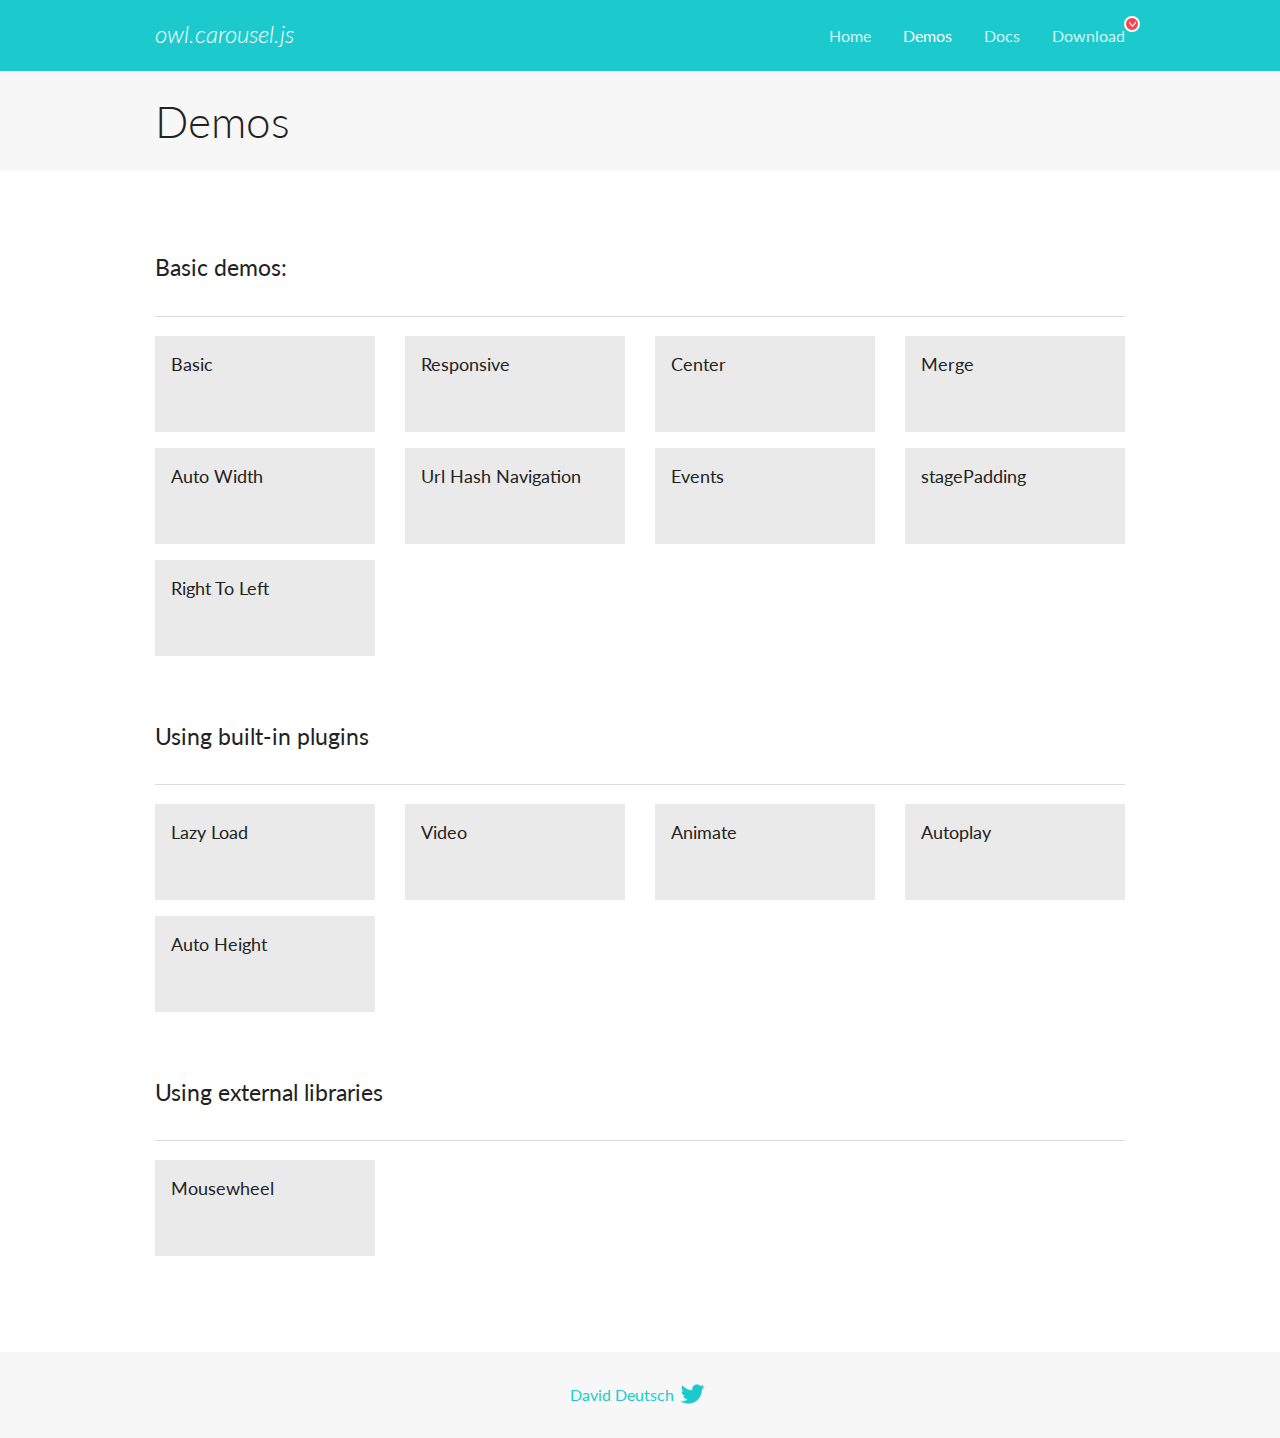
<file: fix/OwlCarousel2-2.3.4/docs/demos/demos.html>
<!DOCTYPE html>
<html lang="en">
  <head>

    <!-- head -->
    <meta charset="utf-8">
    <meta name="msapplication-tap-highlight" content="no" />
    <meta name="viewport" content="width=device-width, initial-scale=1.0" />
    <meta name="description" content="A list of Owl Carousel examples.">
    <meta name="author" content="David Deutsch">
    <title>
      Demos | Owl Carousel | 2.3.4
    </title>

    <!-- Stylesheets -->
    <link href='https://fonts.googleapis.com/css?family=Lato:300,400,700,400italic,300italic' rel='stylesheet' type='text/css'>
    <link rel="stylesheet" href="../assets/css/docs.theme.min.css">

    <!-- Owl Stylesheets -->
    <link rel="stylesheet" href="../assets/owlcarousel/assets/owl.carousel.min.css">
    <link rel="stylesheet" href="../assets/owlcarousel/assets/owl.theme.default.min.css">

    <!-- HTML5 shim and Respond.js IE8 support of HTML5 elements and media queries -->

    <!--[if lt IE 9]>
      <script src="https://oss.maxcdn.com/libs/html5shiv/3.7.0/html5shiv.js"></script>
      <script src="https://oss.maxcdn.com/libs/respond.js/1.3.0/respond.min.js"></script>
    <![endif]-->

    <!-- Favicons -->
    <link rel="apple-touch-icon-precomposed" sizes="144x144" href="../assets/ico/apple-touch-icon-144-precomposed.png">
    <link rel="shortcut icon" href="../assets/ico/favicon.png">
    <link rel="shortcut icon" href="favicon.ico">

    <!-- Yeah i know js should not be in header. Its required for demos.-->

    <!-- javascript -->
    <script src="../assets/vendors/jquery.min.js"></script>
    <script src="../assets/owlcarousel/owl.carousel.js"></script>
  </head>
  <body>

    <!-- header -->
    <header class="header">
      <div class="row">
        <div class="large-12 columns">
          <div class="brand left">
            <h3>
              <a href="/OwlCarousel2/">owl.carousel.js</a> 
            </h3>
          </div>
          <a id="toggle-nav" class="right">
            <span></span> <span></span> <span></span> 
          </a> 
          <div class="nav-bar">
            <ul class="clearfix">
              <li> <a href="/OwlCarousel2/index.html">Home</a>  </li>
              <li class="active">
                <a href="/OwlCarousel2/demos/demos.html">Demos</a> 
              </li>
              <li> <a href="/OwlCarousel2/docs/started-welcome.html">Docs</a>  </li>
              <li>
                <a href="https://github.com/OwlCarousel2/OwlCarousel2/archive/2.3.4.zip">Download</a> 
                <span class="download"></span> 
              </li>
            </ul>
          </div>
        </div>
      </div>
    </header>

    <!-- title -->
    <section class="title">
      <div class="row">
        <div class="large-12 columns">
          <h1>Demos</h1>
        </div>
      </div>
    </section>

    <!--  Demos -->
    <section id="demos">
      <div class="row">
        <div class="large-12 columns">
          <h4 id="basic-demos-">Basic demos:</h4>
          <hr>
          <div class="demo-list">
            <div class="row">
              <div class="small-6 medium-4 large-3 columns">
                <a href="basic.html" class="demo-block">
                  <h5>Basic </h5>
                </a> 
              </div>
              <div class="small-6 medium-4 large-3 columns">
                <a href="responsive.html" class="demo-block">
                  <h5>Responsive </h5>
                </a> 
              </div>
              <div class="small-6 medium-4 large-3 columns">
                <a href="center.html" class="demo-block">
                  <h5>Center </h5>
                </a> 
              </div>
              <div class="small-6 medium-4 large-3 columns">
                <a href="merge.html" class="demo-block">
                  <h5>Merge </h5>
                </a> 
              </div>
              <div class="small-6 medium-4 large-3 columns">
                <a href="autowidth.html" class="demo-block">
                  <h5>Auto Width </h5>
                </a> 
              </div>
              <div class="small-6 medium-4 large-3 columns">
                <a href="urlhashnav.html" class="demo-block">
                  <h5>Url Hash Navigation </h5>
                </a> 
              </div>
              <div class="small-6 medium-4 large-3 columns">
                <a href="events.html" class="demo-block">
                  <h5>Events </h5>
                </a> 
              </div>
              <div class="small-6 medium-4 large-3 columns">
                <a href="stagepadding.html" class="demo-block">
                  <h5>stagePadding </h5>
                </a> 
              </div>
              <div class="small-6 medium-4 large-3 columns">
                <a href="rtl.html" class="demo-block">
                  <h5>Right To Left </h5>
                </a> 
              </div>
            </div>
          </div>
          <h4 id="using-built-in-plugins">Using built-in plugins</h4>
          <hr>
          <div class="demo-list">
            <div class="row">
              <div class="small-6 medium-4 large-3 columns">
                <a href="lazyLoad.html" class="demo-block">
                  <h5>Lazy Load </h5>
                </a> 
              </div>
              <div class="small-6 medium-4 large-3 columns">
                <a href="video.html" class="demo-block">
                  <h5>Video </h5>
                </a> 
              </div>
              <div class="small-6 medium-4 large-3 columns">
                <a href="animate.html" class="demo-block">
                  <h5>Animate </h5>
                </a> 
              </div>
              <div class="small-6 medium-4 large-3 columns">
                <a href="autoplay.html" class="demo-block">
                  <h5>Autoplay </h5>
                </a> 
              </div>
              <div class="small-6 medium-4 large-3 columns">
                <a href="autoheight.html" class="demo-block">
                  <h5>Auto Height </h5>
                </a> 
              </div>
            </div>
          </div>
          <h4 id="using-external-libraries">Using external libraries</h4>
          <hr>
          <div class="demo-list">
            <div class="row">
              <div class="small-6 medium-4 large-3 columns">
                <a href="mousewheel.html" class="demo-block">
                  <h5>Mousewheel </h5>
                </a> 
              </div>
            </div>
          </div>
        </div>
      </div>
    </section>

    <!-- footer -->
    <footer class="footer">
      <div class="row">
        <div class="large-12 columns">
          <h5>
            <a href="/OwlCarousel2/docs/support-contact.html">David Deutsch</a> 
            <a id="custom-tweet-button" href="https://twitter.com/share?url=https://github.com/OwlCarousel2/OwlCarousel2&text=Owl Carousel - This is so awesome! " target="_blank"></a> 
          </h5>
        </div>
      </div>
    </footer>

    <!-- vendors -->
    <script src="../assets/vendors/highlight.js"></script>
    <script src="../assets/js/app.js"></script>
  </body>
</html>
</file>
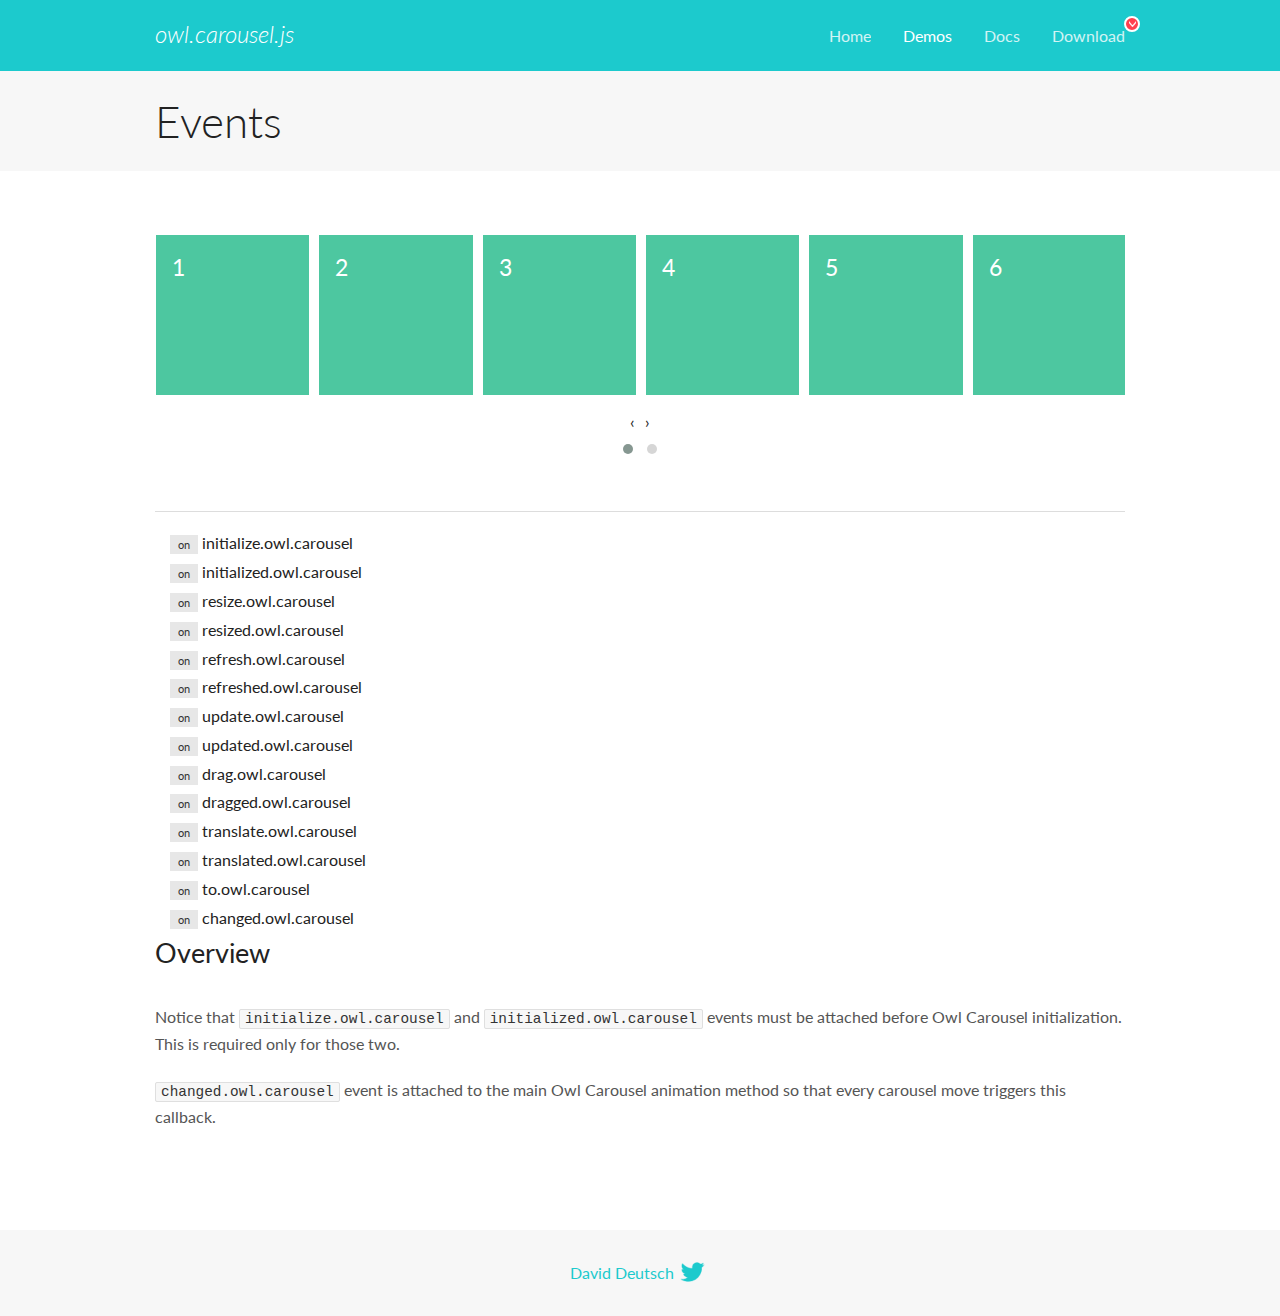
<file: fix/OwlCarousel2-2.3.4/docs/demos/events.html>
<!DOCTYPE html>
<html lang="en">
  <head>

    <!-- head -->
    <meta charset="utf-8">
    <meta name="msapplication-tap-highlight" content="no" />
    <meta name="viewport" content="width=device-width, initial-scale=1.0" />
    <meta name="description" content="Events usage demo">
    <meta name="author" content="David Deutsch">
    <title>
      Events Demo | Owl Carousel | 2.3.4
    </title>

    <!-- Stylesheets -->
    <link href='https://fonts.googleapis.com/css?family=Lato:300,400,700,400italic,300italic' rel='stylesheet' type='text/css'>
    <link rel="stylesheet" href="../assets/css/docs.theme.min.css">

    <!-- Owl Stylesheets -->
    <link rel="stylesheet" href="../assets/owlcarousel/assets/owl.carousel.min.css">
    <link rel="stylesheet" href="../assets/owlcarousel/assets/owl.theme.default.min.css">

    <!-- HTML5 shim and Respond.js IE8 support of HTML5 elements and media queries -->

    <!--[if lt IE 9]>
      <script src="https://oss.maxcdn.com/libs/html5shiv/3.7.0/html5shiv.js"></script>
      <script src="https://oss.maxcdn.com/libs/respond.js/1.3.0/respond.min.js"></script>
    <![endif]-->

    <!-- Favicons -->
    <link rel="apple-touch-icon-precomposed" sizes="144x144" href="../assets/ico/apple-touch-icon-144-precomposed.png">
    <link rel="shortcut icon" href="../assets/ico/favicon.png">
    <link rel="shortcut icon" href="favicon.ico">

    <!-- Yeah i know js should not be in header. Its required for demos.-->

    <!-- javascript -->
    <script src="../assets/vendors/jquery.min.js"></script>
    <script src="../assets/owlcarousel/owl.carousel.js"></script>
  </head>
  <body>

    <!-- header -->
    <header class="header">
      <div class="row">
        <div class="large-12 columns">
          <div class="brand left">
            <h3>
              <a href="/OwlCarousel2/">owl.carousel.js</a> 
            </h3>
          </div>
          <a id="toggle-nav" class="right">
            <span></span> <span></span> <span></span> 
          </a> 
          <div class="nav-bar">
            <ul class="clearfix">
              <li> <a href="/OwlCarousel2/index.html">Home</a>  </li>
              <li class="active">
                <a href="/OwlCarousel2/demos/demos.html">Demos</a> 
              </li>
              <li> <a href="/OwlCarousel2/docs/started-welcome.html">Docs</a>  </li>
              <li>
                <a href="https://github.com/OwlCarousel2/OwlCarousel2/archive/2.3.4.zip">Download</a> 
                <span class="download"></span> 
              </li>
            </ul>
          </div>
        </div>
      </div>
    </header>

    <!-- title -->
    <section class="title">
      <div class="row">
        <div class="large-12 columns">
          <h1>Events</h1>
        </div>
      </div>
    </section>

    <!--  Demos -->
    <section id="demos">
      <div class="row">
        <div class="large-12 columns">
          <div class="owl-carousel owl-theme">
            <div class="item">
              <h4>1</h4>
            </div>
            <div class="item">
              <h4>2</h4>
            </div>
            <div class="item">
              <h4>3</h4>
            </div>
            <div class="item">
              <h4>4</h4>
            </div>
            <div class="item">
              <h4>5</h4>
            </div>
            <div class="item">
              <h4>6</h4>
            </div>
            <div class="item">
              <h4>7</h4>
            </div>
            <div class="item">
              <h4>8</h4>
            </div>
            <div class="item">
              <h4>9</h4>
            </div>
            <div class="item">
              <h4>10</h4>
            </div>
            <div class="item">
              <h4>11</h4>
            </div>
            <div class="item">
              <h4>12</h4>
            </div>
          </div>
          <hr>
          <div class="large-12 columns callbacks">
            <div><span class="label secondary initialize">on</span>  initialize.owl.carousel </div>
            <div><span class="label secondary initialized">on</span>  initialized.owl.carousel </div>
            <div><span class="label secondary resize">on</span>  resize.owl.carousel </div>
            <div><span class="label secondary resized">on</span>  resized.owl.carousel </div>
            <div><span class="label secondary refresh">on</span>  refresh.owl.carousel </div>
            <div><span class="label secondary refreshed">on</span>  refreshed.owl.carousel </div>
            <div><span class="label secondary update">on</span>  update.owl.carousel </div>
            <div><span class="label secondary updated">on</span>  updated.owl.carousel </div>
            <div><span class="label secondary drag">on</span>  drag.owl.carousel </div>
            <div><span class="label secondary dragged">on</span>  dragged.owl.carousel </div>
            <div><span class="label secondary translate">on</span>  translate.owl.carousel </div>
            <div><span class="label secondary translated">on</span>  translated.owl.carousel </div>
            <div><span class="label secondary to">on</span>  to.owl.carousel </div>
            <div><span class="label secondary changed">on</span>  changed.owl.carousel </div>
          </div>
          <h3 id="overview">Overview</h3>
          <p>Notice that <code>initialize.owl.carousel</code> and <code>initialized.owl.carousel</code> events must be attached before Owl Carousel initialization. This is required only for those two.</p>
          <p><code>changed.owl.carousel</code> event is attached to the main Owl Carousel animation method so that every carousel move triggers this callback.</p>
          <script>
            jQuery(document).ready(function($) {
              var owl = $('.owl-carousel');
              owl.on('initialize.owl.carousel initialized.owl.carousel ' +
                'initialize.owl.carousel initialize.owl.carousel ' +
                'resize.owl.carousel resized.owl.carousel ' +
                'refresh.owl.carousel refreshed.owl.carousel ' +
                'update.owl.carousel updated.owl.carousel ' +
                'drag.owl.carousel dragged.owl.carousel ' +
                'translate.owl.carousel translated.owl.carousel ' +
                'to.owl.carousel changed.owl.carousel',
                function(e) {
                  $('.' + e.type)
                    .removeClass('secondary')
                    .addClass('success');
                  window.setTimeout(function() {
                    $('.' + e.type)
                      .removeClass('success')
                      .addClass('secondary');
                  }, 500);
                });
              owl.owlCarousel({
                loop: true,
                nav: true,
                lazyLoad: true,
                margin: 10,
                video: true,
                responsive: {
                  0: {
                    items: 1
                  },
                  600: {
                    items: 3
                  },
                  960: {
                    items: 5,
                  },
                  1200: {
                    items: 6
                  }
                }
              });
            });
          </script>
        </div>
      </div>
    </section>

    <!-- footer -->
    <footer class="footer">
      <div class="row">
        <div class="large-12 columns">
          <h5>
            <a href="/OwlCarousel2/docs/support-contact.html">David Deutsch</a> 
            <a id="custom-tweet-button" href="https://twitter.com/share?url=https://github.com/OwlCarousel2/OwlCarousel2&text=Owl Carousel - This is so awesome! " target="_blank"></a> 
          </h5>
        </div>
      </div>
    </footer>

    <!-- vendors -->
    <script src="../assets/vendors/highlight.js"></script>
    <script src="../assets/js/app.js"></script>
  </body>
</html>
</file>
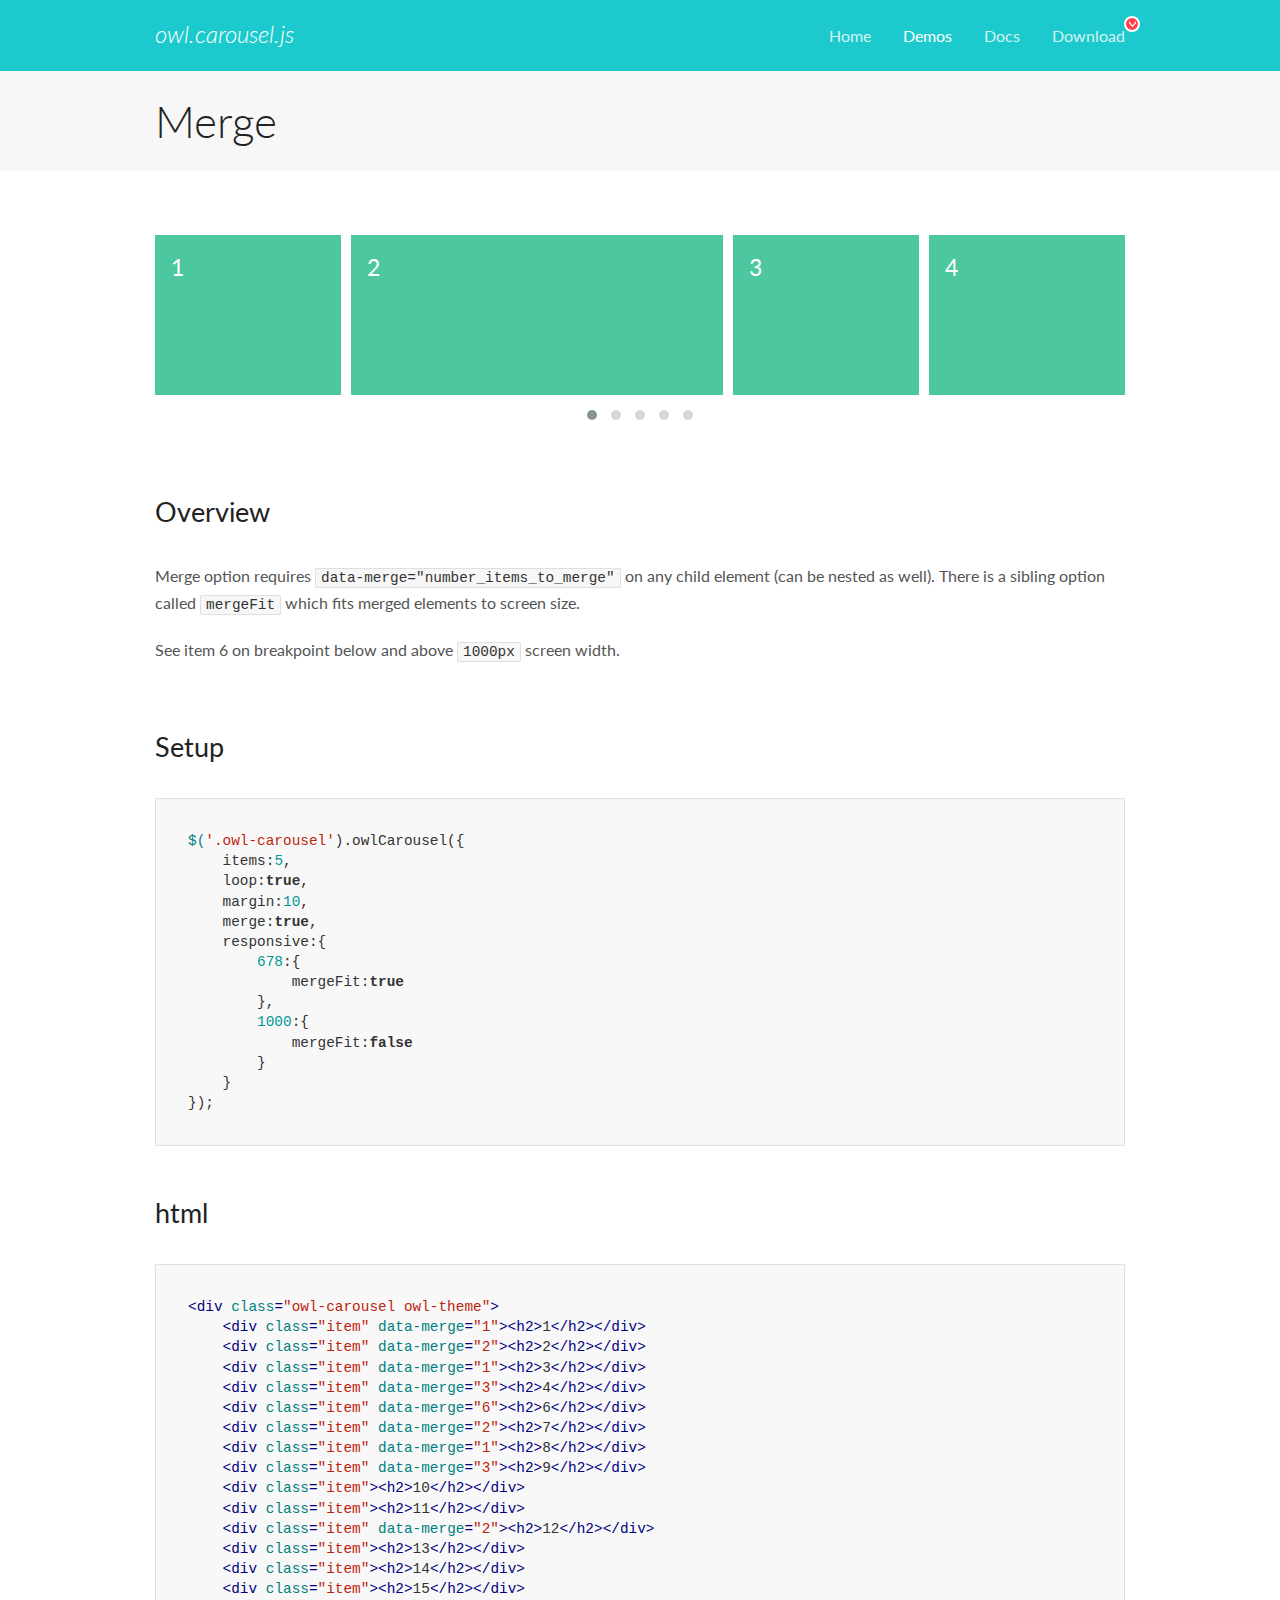
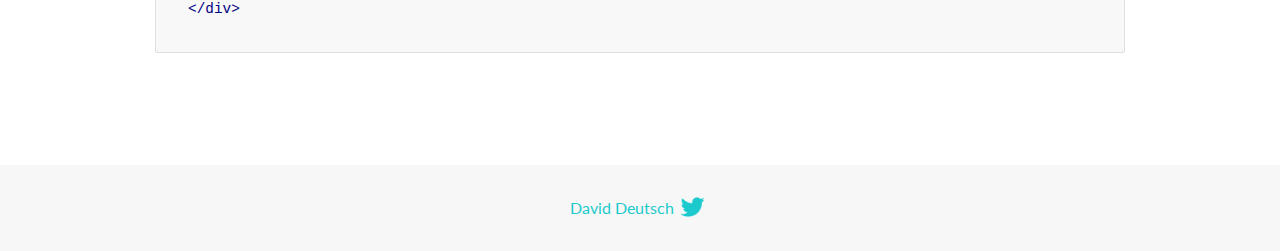
<file: fix/OwlCarousel2-2.3.4/docs/demos/merge.html>
<!DOCTYPE html>
<html lang="en">
  <head>

    <!-- head -->
    <meta charset="utf-8">
    <meta name="msapplication-tap-highlight" content="no" />
    <meta name="viewport" content="width=device-width, initial-scale=1.0" />
    <meta name="description" content="Merge Items">
    <meta name="author" content="David Deutsch">
    <title>
      Merge Demo | Owl Carousel | 2.3.4
    </title>

    <!-- Stylesheets -->
    <link href='https://fonts.googleapis.com/css?family=Lato:300,400,700,400italic,300italic' rel='stylesheet' type='text/css'>
    <link rel="stylesheet" href="../assets/css/docs.theme.min.css">

    <!-- Owl Stylesheets -->
    <link rel="stylesheet" href="../assets/owlcarousel/assets/owl.carousel.min.css">
    <link rel="stylesheet" href="../assets/owlcarousel/assets/owl.theme.default.min.css">

    <!-- HTML5 shim and Respond.js IE8 support of HTML5 elements and media queries -->

    <!--[if lt IE 9]>
      <script src="https://oss.maxcdn.com/libs/html5shiv/3.7.0/html5shiv.js"></script>
      <script src="https://oss.maxcdn.com/libs/respond.js/1.3.0/respond.min.js"></script>
    <![endif]-->

    <!-- Favicons -->
    <link rel="apple-touch-icon-precomposed" sizes="144x144" href="../assets/ico/apple-touch-icon-144-precomposed.png">
    <link rel="shortcut icon" href="../assets/ico/favicon.png">
    <link rel="shortcut icon" href="favicon.ico">

    <!-- Yeah i know js should not be in header. Its required for demos.-->

    <!-- javascript -->
    <script src="../assets/vendors/jquery.min.js"></script>
    <script src="../assets/owlcarousel/owl.carousel.js"></script>
  </head>
  <body>

    <!-- header -->
    <header class="header">
      <div class="row">
        <div class="large-12 columns">
          <div class="brand left">
            <h3>
              <a href="/OwlCarousel2/">owl.carousel.js</a> 
            </h3>
          </div>
          <a id="toggle-nav" class="right">
            <span></span> <span></span> <span></span> 
          </a> 
          <div class="nav-bar">
            <ul class="clearfix">
              <li> <a href="/OwlCarousel2/index.html">Home</a>  </li>
              <li class="active">
                <a href="/OwlCarousel2/demos/demos.html">Demos</a> 
              </li>
              <li> <a href="/OwlCarousel2/docs/started-welcome.html">Docs</a>  </li>
              <li>
                <a href="https://github.com/OwlCarousel2/OwlCarousel2/archive/2.3.4.zip">Download</a> 
                <span class="download"></span> 
              </li>
            </ul>
          </div>
        </div>
      </div>
    </header>

    <!-- title -->
    <section class="title">
      <div class="row">
        <div class="large-12 columns">
          <h1>Merge</h1>
        </div>
      </div>
    </section>

    <!--  Demos -->
    <section id="demos">
      <div class="row">
        <div class="large-12 columns">
          <div class="owl-carousel owl-theme">
            <div class="item" data-merge="1">
              <h4>1</h4>
            </div>
            <div class="item" data-merge="2">
              <h4>2</h4>
            </div>
            <div class="item" data-merge="1">
              <h4>3</h4>
            </div>
            <div class="item" data-merge="3">
              <h4>4</h4>
            </div>
            <div class="item" data-merge="6">
              <h4>6</h4>
            </div>
            <div class="item" data-merge="2">
              <h4>7</h4>
            </div>
            <div class="item" data-merge="1">
              <h4>8</h4>
            </div>
            <div class="item" data-merge="3">
              <h4>9</h4>
            </div>
            <div class="item">
              <h4>10</h4>
            </div>
            <div class="item">
              <h4>11</h4>
            </div>
            <div class="item" data-merge="2">
              <h4>12</h4>
            </div>
            <div class="item">
              <h4>13</h4>
            </div>
            <div class="item">
              <h4>14</h4>
            </div>
            <div class="item">
              <h4>15</h4>
            </div>
          </div>
          <h3 id="overview">Overview</h3>
          <p>Merge option requires <code>data-merge=&quot;number_items_to_merge&quot;</code> on any child element (can be nested as well). There is a sibling option called <code>mergeFit</code> which fits merged elements to screen size. </p>
          <p>See item 6 on breakpoint below and above <code>1000px</code> screen width.</p>
          <h3 id="setup">Setup</h3>
          <pre><code>$(&#39;.owl-carousel&#39;).owlCarousel({
    items:5,
    loop:true,
    margin:10,
    merge:true,
    responsive:{
        678:{
            mergeFit:true
        },
        1000:{
            mergeFit:false
        }
    }
});</code></pre>
          <h3 id="html">html</h3>
          <pre><code>&lt;div class=&quot;owl-carousel owl-theme&quot;&gt;
    &lt;div class=&quot;item&quot; data-merge=&quot;1&quot;&gt;&lt;h2&gt;1&lt;/h2&gt;&lt;/div&gt;
    &lt;div class=&quot;item&quot; data-merge=&quot;2&quot;&gt;&lt;h2&gt;2&lt;/h2&gt;&lt;/div&gt;
    &lt;div class=&quot;item&quot; data-merge=&quot;1&quot;&gt;&lt;h2&gt;3&lt;/h2&gt;&lt;/div&gt;
    &lt;div class=&quot;item&quot; data-merge=&quot;3&quot;&gt;&lt;h2&gt;4&lt;/h2&gt;&lt;/div&gt;
    &lt;div class=&quot;item&quot; data-merge=&quot;6&quot;&gt;&lt;h2&gt;6&lt;/h2&gt;&lt;/div&gt;
    &lt;div class=&quot;item&quot; data-merge=&quot;2&quot;&gt;&lt;h2&gt;7&lt;/h2&gt;&lt;/div&gt;
    &lt;div class=&quot;item&quot; data-merge=&quot;1&quot;&gt;&lt;h2&gt;8&lt;/h2&gt;&lt;/div&gt;
    &lt;div class=&quot;item&quot; data-merge=&quot;3&quot;&gt;&lt;h2&gt;9&lt;/h2&gt;&lt;/div&gt;
    &lt;div class=&quot;item&quot;&gt;&lt;h2&gt;10&lt;/h2&gt;&lt;/div&gt;
    &lt;div class=&quot;item&quot;&gt;&lt;h2&gt;11&lt;/h2&gt;&lt;/div&gt;
    &lt;div class=&quot;item&quot; data-merge=&quot;2&quot;&gt;&lt;h2&gt;12&lt;/h2&gt;&lt;/div&gt;
    &lt;div class=&quot;item&quot;&gt;&lt;h2&gt;13&lt;/h2&gt;&lt;/div&gt;
    &lt;div class=&quot;item&quot;&gt;&lt;h2&gt;14&lt;/h2&gt;&lt;/div&gt;
    &lt;div class=&quot;item&quot;&gt;&lt;h2&gt;15&lt;/h2&gt;&lt;/div&gt;
&lt;/div&gt;</code></pre>
          <script>
            $(document).ready(function() {
              $('.owl-carousel').owlCarousel({
                items: 5,
                loop: true,
                margin: 10,
                merge: true,
                responsive: {
                  678: {
                    mergeFit: true
                  },
                  1000: {
                    mergeFit: false
                  }
                }
              });
            })
          </script>
        </div>
      </div>
    </section>

    <!-- footer -->
    <footer class="footer">
      <div class="row">
        <div class="large-12 columns">
          <h5>
            <a href="/OwlCarousel2/docs/support-contact.html">David Deutsch</a> 
            <a id="custom-tweet-button" href="https://twitter.com/share?url=https://github.com/OwlCarousel2/OwlCarousel2&text=Owl Carousel - This is so awesome! " target="_blank"></a> 
          </h5>
        </div>
      </div>
    </footer>

    <!-- vendors -->
    <script src="../assets/vendors/highlight.js"></script>
    <script src="../assets/js/app.js"></script>
  </body>
</html>
</file>
